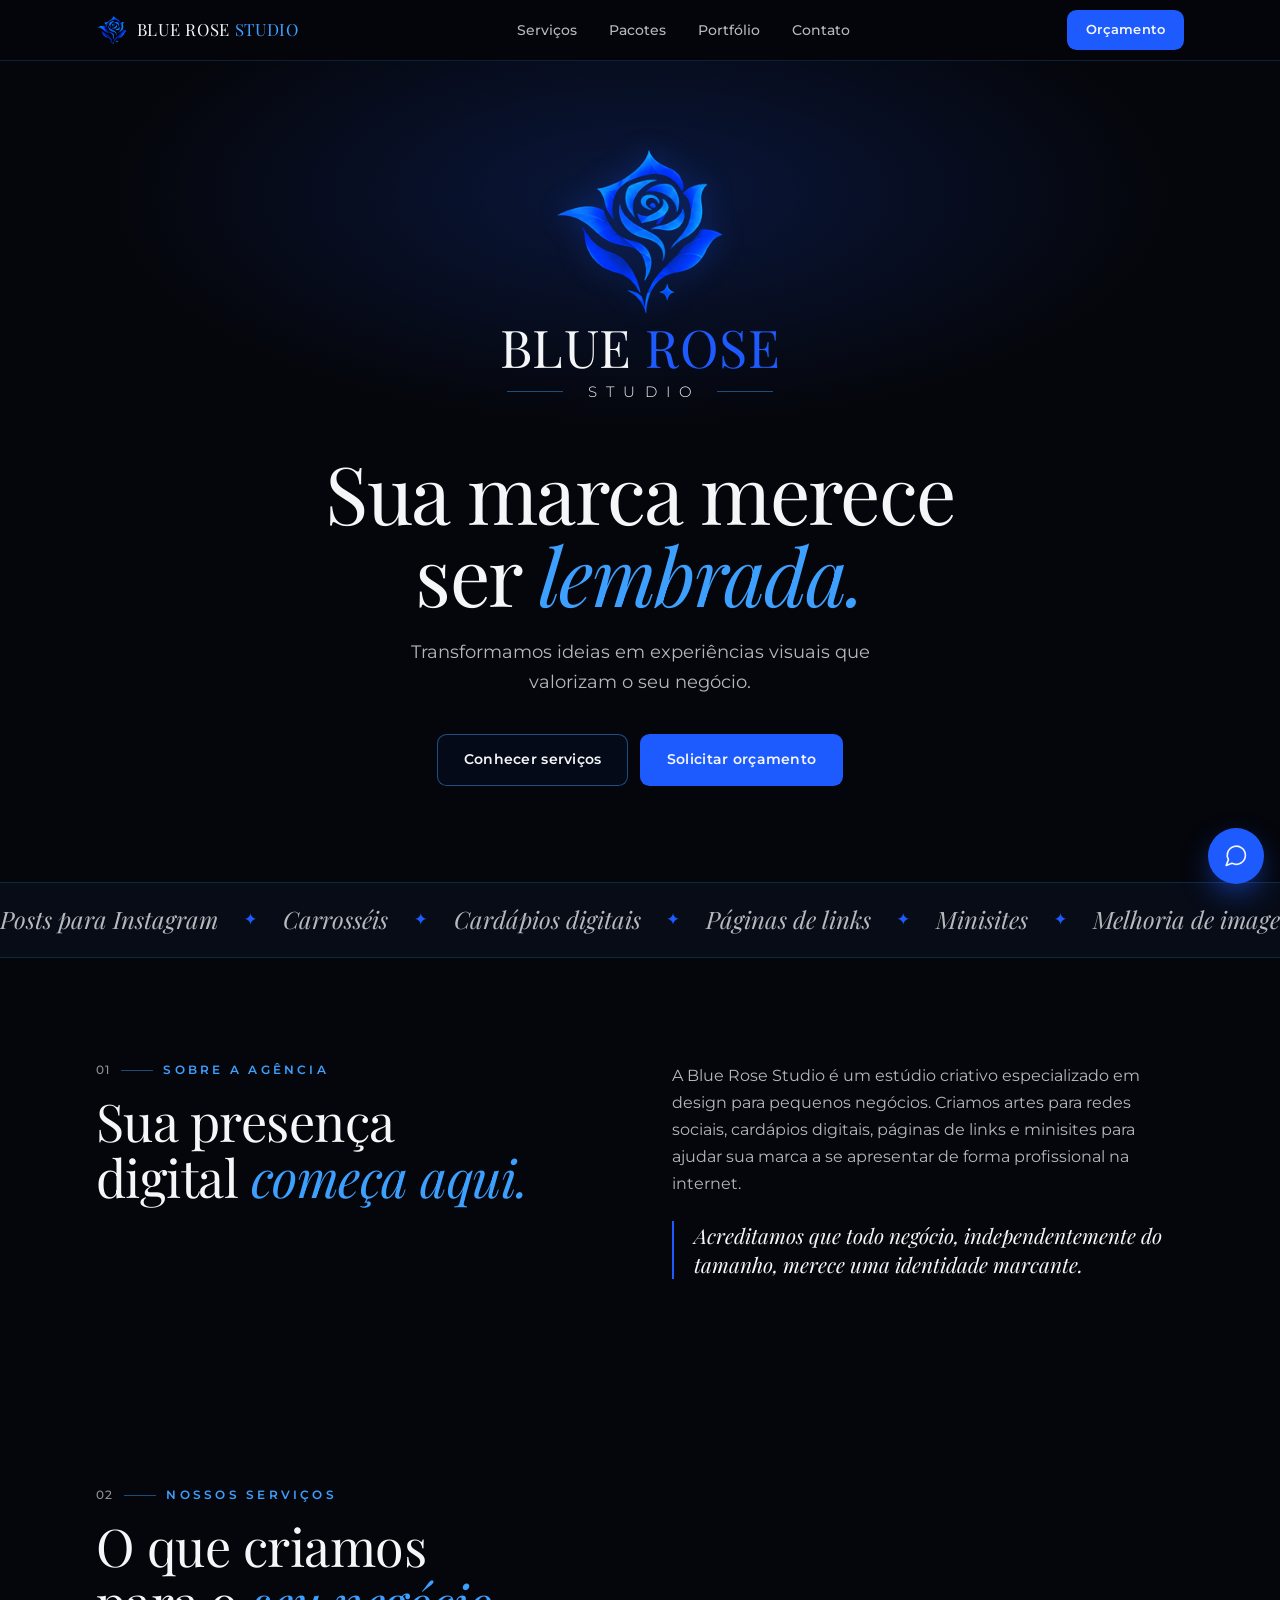
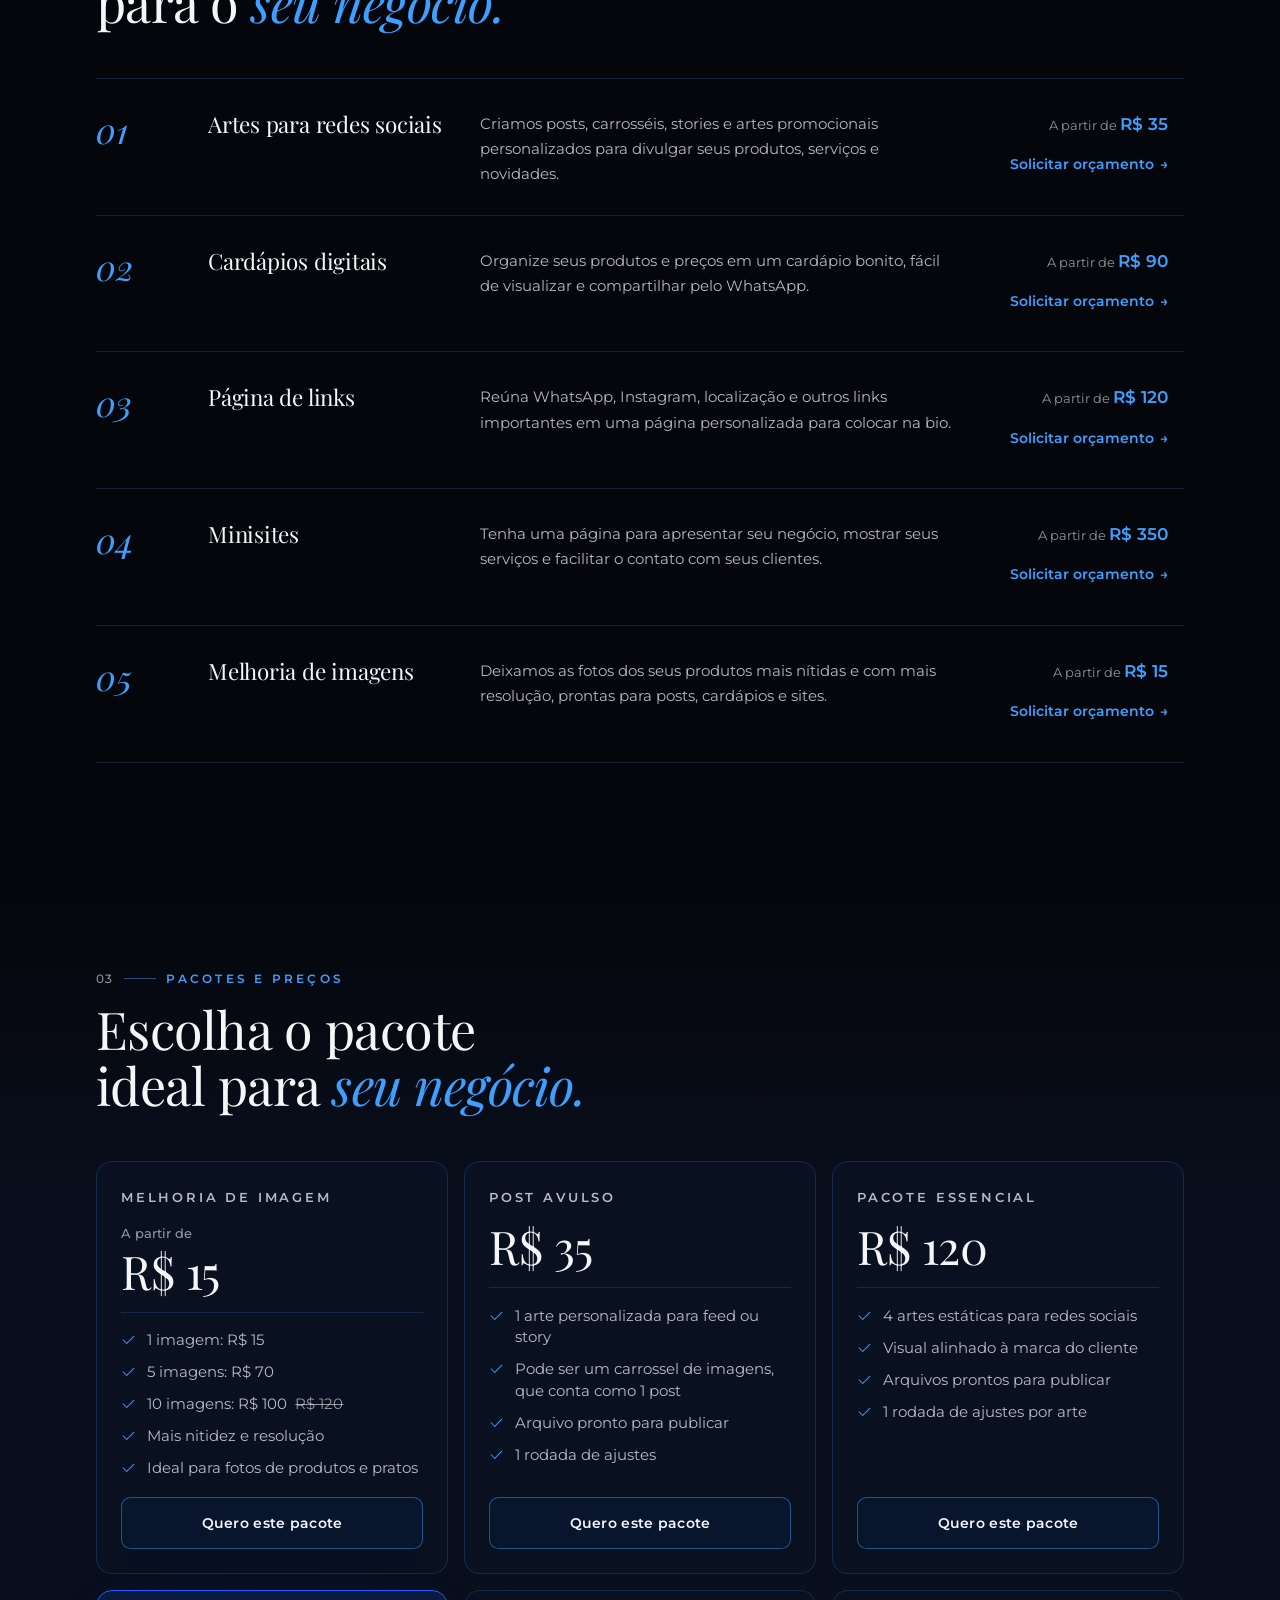
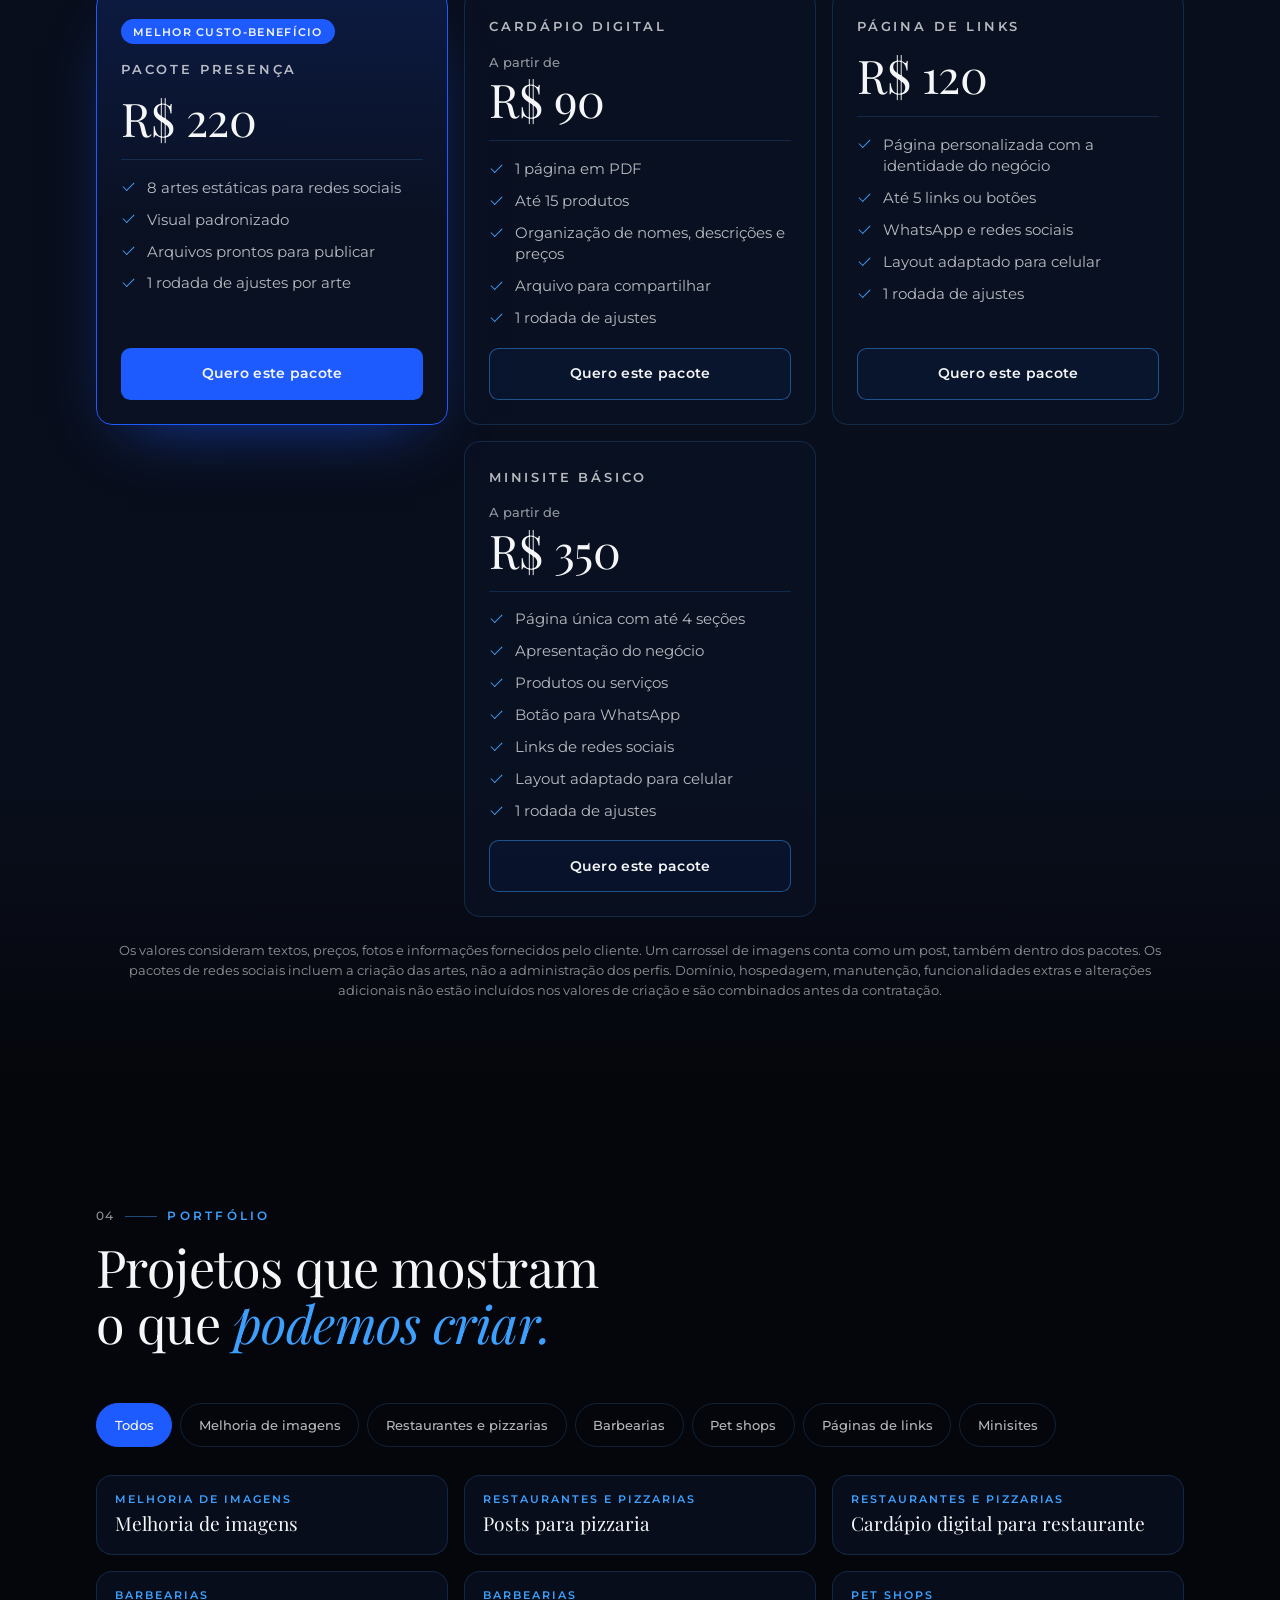
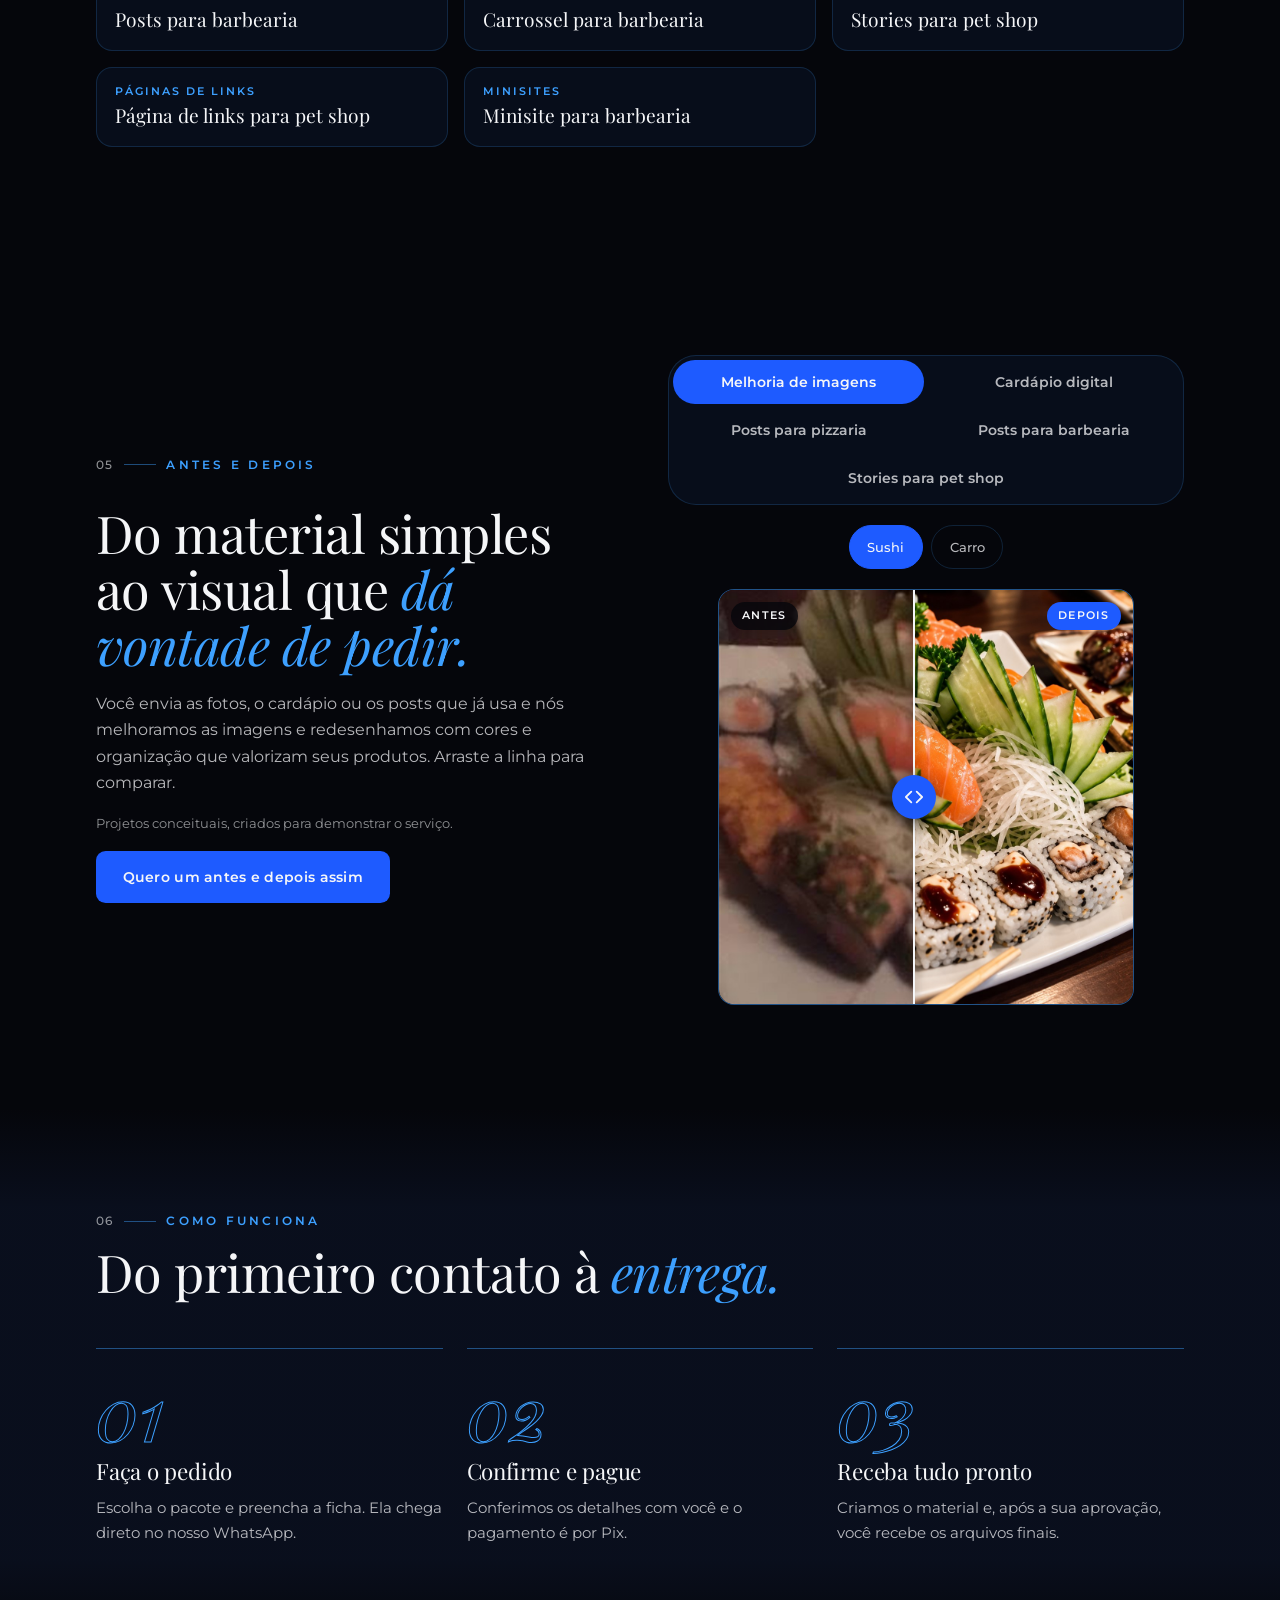
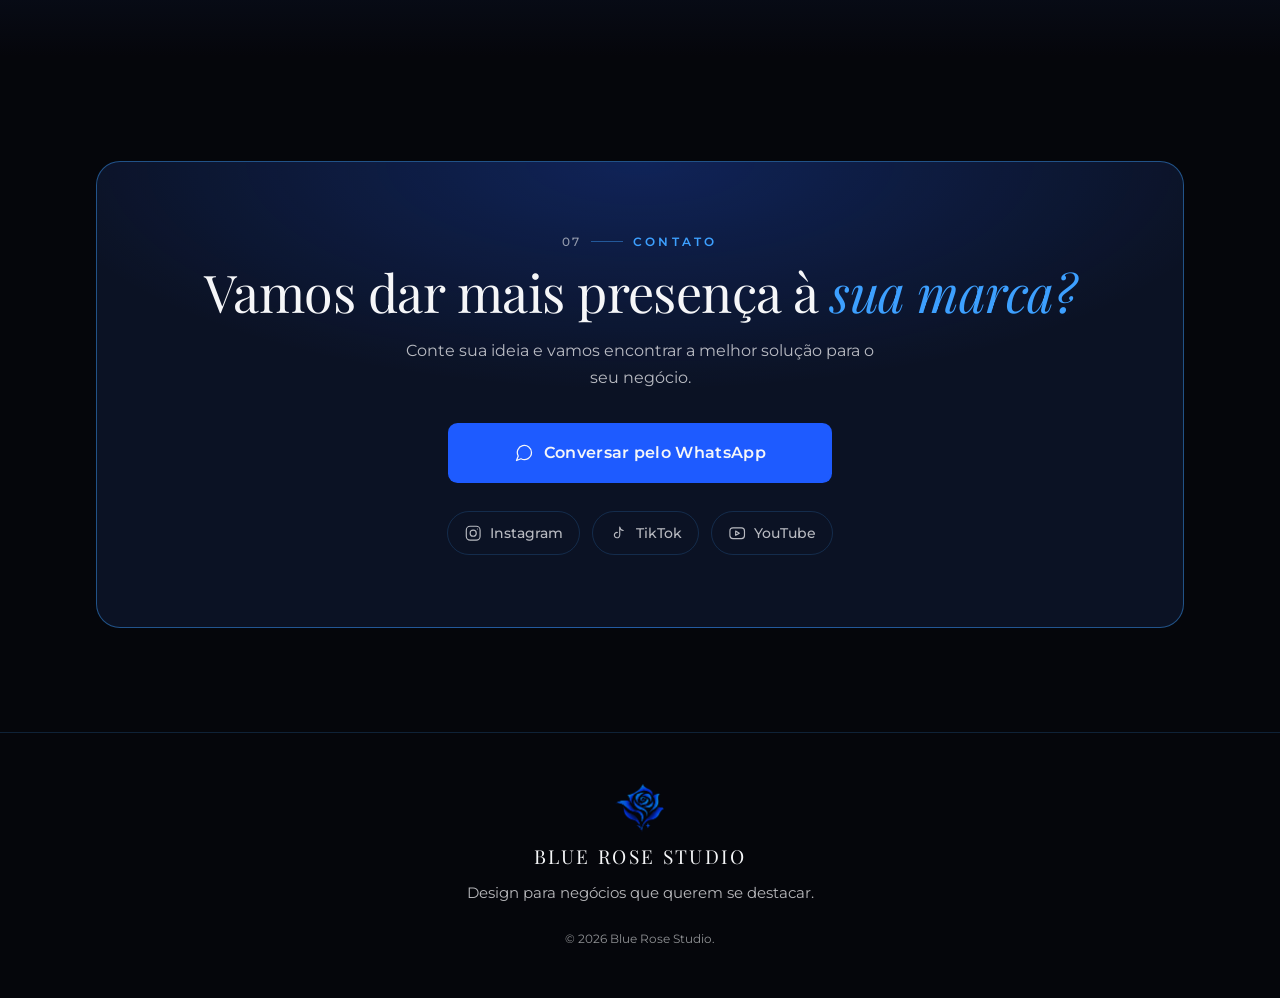
<file: index.html>
<!DOCTYPE html>
<html lang="pt-BR">
<head>
  <meta charset="UTF-8">
  <meta name="viewport" content="width=device-width, initial-scale=1.0">
  <title>Blue Rose Studio | Design para pequenos negócios</title>
  <meta name="description" content="Blue Rose Studio: estúdio criativo de design para pequenos negócios. Artes para redes sociais, cardápios digitais, páginas de links e minisites para sua marca se apresentar de forma profissional.">
  <meta property="og:title" content="Blue Rose Studio | Design para pequenos negócios">
  <meta property="og:description" content="Sua marca merece ser lembrada. Artes para redes sociais, cardápios digitais, páginas de links e minisites para pequenos negócios.">
  <meta property="og:type" content="website">
  <meta property="og:locale" content="pt_BR">
  <meta name="theme-color" content="#05060B">
  <link rel="icon" type="image/png" href="./assets/images/favicon.png">
  <link rel="preconnect" href="https://fonts.googleapis.com">
  <link rel="preconnect" href="https://fonts.gstatic.com" crossorigin>
  <link href="https://fonts.googleapis.com/css2?family=Montserrat:wght@300;400;500;600&family=Playfair+Display:wght@400;500&display=swap" rel="stylesheet">
  <link rel="stylesheet" href="./assets/css/styles.css?v=21">
  <script>document.documentElement.classList.add('js');</script>
</head>
<body>
  <a class="skip-link" href="#conteudo">Pular para o conteúdo</a>

  <header class="site-header">
    <div class="container site-header-inner">
      <a class="header-brand" href="#topo" aria-label="Blue Rose Studio, voltar ao topo">
        <img src="./assets/images/rose-symbol.png" alt="" width="420" height="420">
        <span>Blue Rose <em>Studio</em></span>
      </a>
      <nav class="header-nav" aria-label="Seções do site">
        <a href="#servicos">Serviços</a>
        <a href="#pacotes">Pacotes</a>
        <a href="#portfolio">Portfólio</a>
        <a href="#contato">Contato</a>
      </nav>
      <a class="btn btn-small btn-primary" href="#contato" data-whatsapp="Olá! Vim pelo site da Blue Rose Studio e gostaria de solicitar um orçamento.">Orçamento</a>
    </div>
  </header>

  <main id="conteudo">
    <!-- ===== CABEÇALHO ===== -->
    <section class="hero" id="topo">
      <div class="container hero-inner">
        <!-- A rosa desabrocha em camadas: miolo, pétalas de dentro, pétalas de fora e folhas -->
        <div class="brand-symbol">
          <span class="bloom-ring" aria-hidden="true"></span>
          <img class="bloom-layer bloom-1" src="./assets/images/rose-symbol.png" alt="" width="420" height="420" aria-hidden="true">
          <img class="bloom-layer bloom-2" src="./assets/images/rose-symbol.png" alt="" width="420" height="420" aria-hidden="true">
          <img class="bloom-layer bloom-3" src="./assets/images/rose-symbol.png" alt="" width="420" height="420" aria-hidden="true">
          <img class="bloom-layer bloom-4" src="./assets/images/rose-symbol.png" alt="" width="420" height="420" aria-hidden="true">
          <img class="bloom-full" src="./assets/images/rose-symbol.png" alt="Rosa azul, símbolo da Blue Rose Studio" width="420" height="420">
        </div>
        <p class="brand-wordmark reveal">
          <span class="brand-name">Blue <em>Rose</em></span>
          <span class="brand-studio">Studio</span>
        </p>
        <h1 class="hero-title reveal">Sua marca merece ser <em>lembrada.</em></h1>
        <p class="hero-text reveal">Transformamos ideias em experiências visuais que valorizam o seu negócio.</p>
        <div class="hero-actions reveal">
          <a class="btn btn-ghost" href="#pacotes">Conhecer serviços</a>
          <a class="btn btn-primary" href="#contato" data-whatsapp="Olá! Vim pelo site da Blue Rose Studio e gostaria de solicitar um orçamento.">Solicitar orçamento</a>
        </div>
      </div>
    </section>

    <!-- Faixa com os serviços correndo (repetida duas vezes para o movimento não ter emenda) -->
    <div class="marquee" aria-hidden="true">
      <div class="marquee-track">
        <span>Posts para Instagram</span><span>Carrosséis</span><span>Cardápios digitais</span><span>Páginas de links</span><span>Minisites</span><span>Melhoria de imagens</span>
        <span>Posts para Instagram</span><span>Carrosséis</span><span>Cardápios digitais</span><span>Páginas de links</span><span>Minisites</span><span>Melhoria de imagens</span>
      </div>
    </div>

    <!-- ===== SOBRE ===== -->
    <section class="section" id="sobre">
      <div class="container about">
        <div class="reveal">
          <p class="eyebrow"><span class="eyebrow-num">01</span>Sobre a agência</p>
          <h2>Sua presença digital <em>começa aqui.</em></h2>
        </div>
        <div class="about-text reveal">
          <p>A Blue Rose Studio é um estúdio criativo especializado em design para pequenos negócios. Criamos artes para redes sociais, cardápios digitais, páginas de links e minisites para ajudar sua marca a se apresentar de forma profissional na internet.</p>
          <p class="about-highlight">Acreditamos que todo negócio, independentemente do tamanho, merece uma identidade marcante.</p>
        </div>
      </div>
    </section>

    <!-- ===== SERVIÇOS ===== -->
    <section class="section" id="servicos">
      <div class="container">
        <div class="section-head reveal">
          <p class="eyebrow"><span class="eyebrow-num">02</span>Nossos serviços</p>
          <h2>O que criamos para o <em>seu negócio.</em></h2>
        </div>

        <div class="services-grid">
          <article class="card service-card reveal">
            <span class="icon-box" aria-hidden="true">
              <svg viewBox="0 0 24 24"><rect x="3" y="3" width="18" height="18" rx="3"/><circle cx="8.5" cy="8.5" r="1.5"/><path d="M21 15l-5-5L5 21"/></svg>
            </span>
            <h3>Artes para redes sociais</h3>
            <p>Criamos posts, carrosséis, stories e artes promocionais personalizados para divulgar seus produtos, serviços e novidades.</p>
            <p class="service-price">A partir de <strong>R$ 35</strong></p>
            <a class="text-link" href="#contato" data-whatsapp="Olá! Gostaria de solicitar um orçamento de Artes para redes sociais.">Solicitar orçamento <span aria-hidden="true">→</span></a>
          </article>

          <article class="card service-card reveal">
            <span class="icon-box" aria-hidden="true">
              <svg viewBox="0 0 24 24"><path d="M12 8v13M3 5h6a3 3 0 0 1 3 3 3 3 0 0 1 3-3h6v13h-6a3 3 0 0 0-3 3 3 3 0 0 0-3-3H3z"/></svg>
            </span>
            <h3>Cardápios digitais</h3>
            <p>Organize seus produtos e preços em um cardápio bonito, fácil de visualizar e compartilhar pelo WhatsApp.</p>
            <p class="service-price">A partir de <strong>R$ 90</strong></p>
            <a class="text-link" href="#contato" data-whatsapp="Olá! Gostaria de solicitar um orçamento de Cardápio Digital.">Solicitar orçamento <span aria-hidden="true">→</span></a>
          </article>

          <article class="card service-card reveal">
            <span class="icon-box" aria-hidden="true">
              <svg viewBox="0 0 24 24"><path d="M10 14a4 4 0 0 0 5.7 0l3-3a4 4 0 0 0-5.700-5.700l-1 1M14 10a4 4 0 0 0-5.700 0l-3 3a4 4 0 0 0 5.700 5.700l1-1"/></svg>
            </span>
            <h3>Página de links</h3>
            <p>Reúna WhatsApp, Instagram, localização e outros links importantes em uma página personalizada para colocar na bio.</p>
            <p class="service-price">A partir de <strong>R$ 120</strong></p>
            <a class="text-link" href="#contato" data-whatsapp="Olá! Gostaria de solicitar um orçamento de Página de Links.">Solicitar orçamento <span aria-hidden="true">→</span></a>
          </article>

          <article class="card service-card reveal">
            <span class="icon-box" aria-hidden="true">
              <svg viewBox="0 0 24 24"><rect x="3" y="4" width="18" height="16" rx="2"/><path d="M3 9h18M7 6.5h.01M10 6.5h.01"/></svg>
            </span>
            <h3>Minisites</h3>
            <p>Tenha uma página para apresentar seu negócio, mostrar seus serviços e facilitar o contato com seus clientes.</p>
            <p class="service-price">A partir de <strong>R$ 350</strong></p>
            <a class="text-link" href="#contato" data-whatsapp="Olá! Gostaria de solicitar um orçamento de Minisite.">Solicitar orçamento <span aria-hidden="true">→</span></a>
          </article>

          <article class="card service-card reveal">
            <span class="icon-box" aria-hidden="true">
              <svg viewBox="0 0 24 24"><rect x="3" y="3" width="18" height="18" rx="3"/><path d="M3 16l5-5 4 4M14 13l2-2 5 5"/><path d="M15.5 3.5v4M13.5 5.5h4"/></svg>
            </span>
            <h3>Melhoria de imagens</h3>
            <p>Deixamos as fotos dos seus produtos mais nítidas e com mais resolução, prontas para posts, cardápios e sites.</p>
            <p class="service-price">A partir de <strong>R$ 15</strong></p>
            <a class="text-link" href="#contato" data-whatsapp="Olá! Gostaria de solicitar um orçamento de Melhoria de imagens.">Solicitar orçamento <span aria-hidden="true">→</span></a>
          </article>
        </div>
      </div>
    </section>

    <!-- ===== PACOTES E PREÇOS =====
         Para alterar um pacote, edite o nome, o preço e a lista do card,
         e também a mensagem em data-whatsapp do botão. -->
    <section class="section section-tinted" id="pacotes">
      <div class="container">
        <div class="section-head reveal">
          <p class="eyebrow"><span class="eyebrow-num">03</span>Pacotes e preços</p>
          <h2>Escolha o pacote ideal para <em>seu negócio.</em></h2>
        </div>

        <div class="pricing-grid">
          <article class="card price-card reveal">
            <h3>Melhoria de Imagem</h3>
            <p class="price"><span class="price-prefix">A partir de</span><span class="price-value">R$ 15</span></p>
            <ul class="check-list">
              <li>1 imagem: R$ 15</li>
              <li>5 imagens: R$ 70</li>
              <li>10 imagens: R$ 100 <s class="price-old">R$ 120</s></li>
              <li>Mais nitidez e resolução</li>
              <li>Ideal para fotos de produtos e pratos</li>
            </ul>
            <a class="btn btn-ghost" href="#contato" data-pedido="imagem">Quero este pacote</a>
          </article>

          <article class="card price-card reveal">
            <h3>Post Avulso</h3>
            <p class="price"><span class="price-value">R$ 35</span></p>
            <ul class="check-list">
              <li>1 arte personalizada para feed ou story</li>
              <li>Pode ser um carrossel de imagens, que conta como 1 post</li>
              <li>Arquivo pronto para publicar</li>
              <li>1 rodada de ajustes</li>
            </ul>
            <a class="btn btn-ghost" href="#contato" data-pedido="avulso">Quero este pacote</a>
          </article>

          <article class="card price-card reveal">
            <h3>Pacote Essencial</h3>
            <p class="price"><span class="price-value">R$ 120</span></p>
            <ul class="check-list">
              <li>4 artes estáticas para redes sociais</li>
              <li>Visual alinhado à marca do cliente</li>
              <li>Arquivos prontos para publicar</li>
              <li>1 rodada de ajustes por arte</li>
            </ul>
            <a class="btn btn-ghost" href="#contato" data-pedido="essencial">Quero este pacote</a>
          </article>

          <article class="card price-card is-featured reveal">
            <p class="price-flag">Melhor custo-benefício</p>
            <h3>Pacote Presença</h3>
            <p class="price"><span class="price-value">R$ 220</span></p>
            <ul class="check-list">
              <li>8 artes estáticas para redes sociais</li>
              <li>Visual padronizado</li>
              <li>Arquivos prontos para publicar</li>
              <li>1 rodada de ajustes por arte</li>
            </ul>
            <a class="btn btn-primary" href="#contato" data-pedido="presenca">Quero este pacote</a>
          </article>

          <article class="card price-card reveal">
            <h3>Cardápio Digital</h3>
            <p class="price"><span class="price-prefix">A partir de</span><span class="price-value">R$ 90</span></p>
            <ul class="check-list">
              <li>1 página em PDF</li>
              <li>Até 15 produtos</li>
              <li>Organização de nomes, descrições e preços</li>
              <li>Arquivo para compartilhar</li>
              <li>1 rodada de ajustes</li>
            </ul>
            <a class="btn btn-ghost" href="#contato" data-pedido="cardapio">Quero este pacote</a>
          </article>

          <article class="card price-card reveal">
            <h3>Página de Links</h3>
            <p class="price"><span class="price-value">R$ 120</span></p>
            <ul class="check-list">
              <li>Página personalizada com a identidade do negócio</li>
              <li>Até 5 links ou botões</li>
              <li>WhatsApp e redes sociais</li>
              <li>Layout adaptado para celular</li>
              <li>1 rodada de ajustes</li>
            </ul>
            <a class="btn btn-ghost" href="#contato" data-pedido="links">Quero este pacote</a>
          </article>

          <article class="card price-card reveal">
            <h3>Minisite Básico</h3>
            <p class="price"><span class="price-prefix">A partir de</span><span class="price-value">R$ 350</span></p>
            <ul class="check-list">
              <li>Página única com até 4 seções</li>
              <li>Apresentação do negócio</li>
              <li>Produtos ou serviços</li>
              <li>Botão para WhatsApp</li>
              <li>Links de redes sociais</li>
              <li>Layout adaptado para celular</li>
              <li>1 rodada de ajustes</li>
            </ul>
            <a class="btn btn-ghost" href="#contato" data-pedido="minisite">Quero este pacote</a>
          </article>
        </div>

        <p class="fine-print reveal">Os valores consideram textos, preços, fotos e informações fornecidos pelo cliente. Um carrossel de imagens conta como um post, também dentro dos pacotes. Os pacotes de redes sociais incluem a criação das artes, não a administração dos perfis. Domínio, hospedagem, manutenção, funcionalidades extras e alterações adicionais não estão incluídos nos valores de criação e são combinados antes da contratação.</p>
      </div>
    </section>

    <!-- ===== PORTFÓLIO =====
         Os projetos ficam na lista PROJETOS, no início de assets/js/script.js.
         Os contatos ficam em assets/js/config.js. -->
    <section class="section" id="portfolio">
      <div class="container">
        <div class="section-head reveal">
          <p class="eyebrow"><span class="eyebrow-num">04</span>Portfólio</p>
          <h2>Projetos que mostram o que <em>podemos criar.</em></h2>
        </div>

        <div class="filter-bar reveal" id="portfolio-filtros" role="group" aria-label="Filtrar projetos por categoria"></div>
        <div class="portfolio-grid" id="portfolio-grade" aria-live="polite"></div>
        <noscript><p class="fine-print">Ative o JavaScript do navegador para ver a galeria de projetos.</p></noscript>
      </div>
    </section>

    <!-- ===== ANTES E DEPOIS =====
         As páginas comparadas ficam na lista COMPARACOES, em assets/js/script.js. -->
    <section class="section" id="antes-depois">
      <div class="container compare">
        <div class="compare-text reveal">
          <p class="eyebrow"><span class="eyebrow-num">05</span>Antes e depois</p>
          <h2>Do material simples ao visual que <em>dá vontade de pedir.</em></h2>
          <p>Você envia as fotos, o cardápio ou os posts que já usa e nós melhoramos as imagens e redesenhamos com cores e organização que valorizam seus produtos. Arraste a linha para comparar.</p>
          <p class="fine-print">Projetos conceituais, criados para demonstrar o serviço.</p>
          <a class="btn btn-primary" href="#contato" data-whatsapp="Olá! Vi o antes e depois no site e quero melhorar o visual do meu negócio.">Quero um antes e depois assim</a>
        </div>

        <div class="compare-stage reveal">
          <div class="compare-tabs" id="comparar-grupos" role="group" aria-label="Escolher o trabalho"></div>
          <div class="filter-bar" id="comparar-paginas" role="group" aria-label="Escolher a imagem"></div>
          <div class="compare-frame" id="comparar">
            <img class="compare-after" id="comparar-depois" alt="" loading="lazy" width="1080" height="1440">
            <img class="compare-before" id="comparar-antes" alt="" loading="lazy" width="1080" height="1440">
            <span class="compare-tag compare-tag-before">Antes</span>
            <span class="compare-tag compare-tag-after">Depois</span>
            <span class="compare-handle" aria-hidden="true">
              <svg viewBox="0 0 24 24"><path d="M9 6l-6 6 6 6M15 6l6 6-6 6"/></svg>
            </span>
            <input class="compare-range" id="comparar-controle" type="range" min="0" max="100" value="50" aria-label="Arraste para comparar o antes e o depois">
          </div>
        </div>
      </div>
    </section>

    <!-- ===== COMO FUNCIONA ===== -->
    <section class="section section-tinted" id="como-funciona">
      <div class="container">
        <div class="section-head reveal">
          <p class="eyebrow"><span class="eyebrow-num">06</span>Como funciona</p>
          <h2>Do primeiro contato à <em>entrega.</em></h2>
        </div>

        <ol class="steps">
          <li class="step reveal">
            <span class="step-number">01</span>
            <h3>Faça o pedido</h3>
            <p>Escolha o pacote e preencha a ficha. Ela chega direto no nosso WhatsApp.</p>
          </li>
          <li class="step reveal">
            <span class="step-number">02</span>
            <h3>Confirme e pague</h3>
            <p>Conferimos os detalhes com você e o pagamento é por Pix.</p>
          </li>
          <li class="step reveal">
            <span class="step-number">03</span>
            <h3>Receba tudo pronto</h3>
            <p>Criamos o material e, após a sua aprovação, você recebe os arquivos finais.</p>
          </li>
        </ol>
      </div>
    </section>

    <!-- ===== CONTATO ===== -->
    <section class="section" id="contato">
      <div class="container">
        <div class="contact-panel reveal">
          <p class="eyebrow"><span class="eyebrow-num">07</span>Contato</p>
          <h2>Vamos dar mais presença à <em>sua marca?</em></h2>
          <p class="contact-text">Conte sua ideia e vamos encontrar a melhor solução para o seu negócio.</p>
          <a class="btn btn-primary btn-large" href="#contato" data-whatsapp="Olá! Vim pelo site da Blue Rose Studio e quero dar mais presença à minha marca.">
            <svg viewBox="0 0 24 24" aria-hidden="true"><path d="M21 11.5a8.5 8.5 0 0 1-12.6 7.4L3 21l2.1-5.4A8.5 8.5 0 1 1 21 11.5z"/></svg>
            Conversar pelo WhatsApp
          </a>

          <ul class="social-list">
            <li>
              <a href="#contato" data-link="instagram">
                <svg viewBox="0 0 24 24" aria-hidden="true"><rect x="3" y="3" width="18" height="18" rx="5"/><circle cx="12" cy="12" r="4"/><path d="M17.5 6.5h.01"/></svg>
                Instagram
              </a>
            </li>
            <li>
              <a href="#contato" data-link="tiktok">
                <svg viewBox="0 0 24 24" aria-hidden="true"><path d="M14 4v10.5a3.5 3.5 0 1 1-3-3.46M14 4c.5 2.5 2 4 4.5 4.5"/></svg>
                TikTok
              </a>
            </li>
            <li>
              <a href="#contato" data-link="youtube">
                <svg viewBox="0 0 24 24"><rect x="2.5" y="5" width="19" height="14" rx="4"/><path d="M10 9.2v5.6l4.8-2.8z"/></svg>
                YouTube
              </a>
            </li>
            <li>
              <a href="#contato" data-link="email">
                <svg viewBox="0 0 24 24" aria-hidden="true"><rect x="3" y="5" width="18" height="14" rx="2"/><path d="M3 7l9 6 9-6"/></svg>
                E-mail
              </a>
            </li>
          </ul>
        </div>
      </div>
    </section>
  </main>

  <footer class="site-footer">
    <div class="container site-footer-inner">
      <img src="./assets/images/rose-symbol.png" alt="" width="420" height="420" loading="lazy">
      <p class="footer-name">Blue Rose Studio</p>
      <p class="footer-tagline">Design para negócios que querem se destacar.</p>
      <p class="footer-copy">© 2026 Blue Rose Studio.</p>
    </div>
  </footer>

  <a class="whatsapp-fab" href="#contato" data-whatsapp="Olá! Vim pelo site da Blue Rose Studio e gostaria de solicitar um orçamento." aria-label="Conversar pelo WhatsApp">
    <svg viewBox="0 0 24 24" aria-hidden="true"><path d="M21 11.5a8.5 8.5 0 0 1-12.6 7.4L3 21l2.1-5.4A8.5 8.5 0 1 1 21 11.5z"/></svg>
  </a>

  <!-- Janela de detalhes do projeto -->
  <dialog class="project-dialog" id="projeto-dialogo" aria-labelledby="projeto-titulo">
    <button class="dialog-close" type="button" id="projeto-fechar" aria-label="Fechar detalhes do projeto">
      <svg viewBox="0 0 24 24" aria-hidden="true"><path d="M6 6l12 12M18 6L6 18"/></svg>
    </button>
    <div class="dialog-media" id="projeto-midia"></div>
    <div class="dialog-body">
      <p class="eyebrow" id="projeto-categoria"></p>
      <h3 id="projeto-titulo"></h3>
      <p id="projeto-descricao"></p>
      <a class="btn btn-ghost" id="projeto-link" href="#portfolio" hidden>Abrir o site</a>
      <a class="btn btn-primary" id="projeto-cta" href="#contato">Quero um projeto assim</a>
    </div>
  </dialog>

  <!-- Ficha do pedido: os pacotes ficam na lista PACOTES, em assets/js/script.js.
       Cada grupo de perguntas abaixo (data-tipo) aparece só para o tipo de pacote dele. -->
  <dialog class="project-dialog order-dialog" id="pedido-dialogo" aria-labelledby="pedido-titulo">
    <button class="dialog-close" type="button" id="pedido-fechar" aria-label="Fechar a ficha do pedido">
      <svg viewBox="0 0 24 24" aria-hidden="true"><path d="M6 6l12 12M18 6L6 18"/></svg>
    </button>
    <div class="dialog-body">
      <p class="eyebrow">Ficha do pedido</p>
      <h3 id="pedido-titulo">Seu pedido</h3>
      <p class="order-price" id="pedido-preco"></p>

      <form class="order-form" id="pedido-ficha" novalidate>
        <div class="field">
          <label for="pedido-pacote">Pacote</label>
          <select id="pedido-pacote" name="pacote" data-rotulo="Pacote"></select>
        </div>

        <div class="field">
          <label for="pedido-nome">Seu nome</label>
          <input id="pedido-nome" name="nome" data-rotulo="Nome" autocomplete="name" required>
        </div>
        <div class="field">
          <label for="pedido-negocio">Nome do negócio</label>
          <input id="pedido-negocio" name="negocio" data-rotulo="Negócio" autocomplete="organization" required>
        </div>
        <div class="field">
          <label for="pedido-ramo">Ramo do negócio</label>
          <input id="pedido-ramo" name="ramo" data-rotulo="Ramo" placeholder="Pizzaria, barbearia, salão, loja..." required>
        </div>
        <div class="field">
          <label for="pedido-instagram">Instagram do negócio <span class="field-optional">(opcional)</span></label>
          <input id="pedido-instagram" name="instagram" data-rotulo="Instagram" placeholder="@seunegocio" autocapitalize="off">
        </div>

        <fieldset class="order-group" data-tipo="artes">
          <div class="field">
            <label for="pedido-formato">Formato das artes</label>
            <select id="pedido-formato" name="formato" data-rotulo="Formato">
              <option>Post para o feed</option>
              <option>Story</option>
              <option>Carrossel (várias imagens no mesmo post)</option>
              <option>Misturado</option>
            </select>
          </div>
          <div class="field">
            <label for="pedido-divulgar">O que as artes devem divulgar?</label>
            <textarea id="pedido-divulgar" name="divulgar" data-rotulo="O que divulgar" placeholder="Ex.: promoção de terça, rodízio a R$ 39,90, horário de funcionamento..." required></textarea>
          </div>
        </fieldset>

        <fieldset class="order-group" data-tipo="cardapio">
          <div class="field">
            <label for="pedido-produtos">Quantos produtos?</label>
            <select id="pedido-produtos" name="produtos" data-rotulo="Produtos">
              <option>Até 15</option>
              <option>De 16 a 30</option>
              <option>Mais de 30</option>
            </select>
          </div>
          <div class="field">
            <label for="pedido-itens">Itens e preços <span class="field-optional">(opcional)</span></label>
            <textarea id="pedido-itens" name="itens" data-rotulo="Itens e preços" placeholder="Pode escrever aqui ou mandar uma foto do cardápio atual no WhatsApp."></textarea>
          </div>
        </fieldset>

        <fieldset class="order-group" data-tipo="links">
          <div class="field">
            <label for="pedido-botoes">Quais links e botões a página deve ter?</label>
            <textarea id="pedido-botoes" name="botoes" data-rotulo="Links e botões" placeholder="Ex.: WhatsApp, Instagram, iFood, localização, cardápio..." required></textarea>
          </div>
        </fieldset>

        <fieldset class="order-group" data-tipo="minisite">
          <div class="field">
            <label for="pedido-secoes">O que o site precisa mostrar?</label>
            <textarea id="pedido-secoes" name="secoes" data-rotulo="O que mostrar" placeholder="Ex.: apresentação, serviços e preços, fotos, horários, endereço..." required></textarea>
          </div>
          <div class="field">
            <label for="pedido-dominio">Já tem um endereço próprio (domínio)?</label>
            <select id="pedido-dominio" name="dominio" data-rotulo="Domínio">
              <option>Não</option>
              <option>Sim</option>
              <option>Não sei</option>
            </select>
          </div>
        </fieldset>

        <fieldset class="order-group" data-tipo="imagem">
          <div class="field">
            <label for="pedido-quantidade">Quantas imagens?</label>
            <select id="pedido-quantidade" name="quantidade" data-rotulo="Quantidade">
              <option>1 imagem (R$ 15)</option>
              <option>5 imagens (R$ 70)</option>
              <option>10 imagens (R$ 100)</option>
            </select>
          </div>
          <div class="field">
            <label for="pedido-uso">O que as fotos mostram e onde vão usar? <span class="field-optional">(opcional)</span></label>
            <textarea id="pedido-uso" name="uso" data-rotulo="Fotos e uso" placeholder="Ex.: fotos dos pratos para o cardápio e o Instagram."></textarea>
          </div>
        </fieldset>

        <fieldset class="order-group" data-tipo="artes cardapio links minisite">
          <div class="field">
            <label for="pedido-estilo">Cores ou estilo que você gosta <span class="field-optional">(opcional)</span></label>
            <input id="pedido-estilo" name="estilo" data-rotulo="Cores e estilo" placeholder="Ex.: preto e dourado, algo mais clássico...">
          </div>
          <div class="field">
            <span class="field-label" id="pedido-logo-rotulo">Já tem logotipo?</span>
            <div class="choice-row" role="radiogroup" aria-labelledby="pedido-logo-rotulo">
              <label class="choice"><input type="radio" name="logo" value="Sim" data-rotulo="Tem logotipo" checked> Sim</label>
              <label class="choice"><input type="radio" name="logo" value="Não" data-rotulo="Tem logotipo"> Não</label>
            </div>
          </div>
        </fieldset>

        <div class="field">
          <label for="pedido-obs">Observações <span class="field-optional">(opcional)</span></label>
          <textarea id="pedido-obs" name="obs" data-rotulo="Observações" placeholder="Prazo, referências, qualquer detalhe que ajude."></textarea>
        </div>

        <p class="fine-print">Ao enviar, o WhatsApp abre com o seu pedido já escrito. Fotos e logotipo você manda por lá. Depois de conferirmos os detalhes, o pagamento é por Pix.</p>
        <p class="order-error" id="pedido-erro" role="alert" hidden>Preencha os campos marcados para enviar.</p>
        <button class="btn btn-primary btn-large" type="submit">
          <svg viewBox="0 0 24 24" aria-hidden="true"><path d="M21 11.5a8.5 8.5 0 0 1-12.6 7.4L3 21l2.1-5.4A8.5 8.5 0 1 1 21 11.5z"/></svg>
          Enviar pedido pelo WhatsApp
        </button>
      </form>
    </div>
  </dialog>

  <script src="./assets/js/config.js?v=20"></script>
  <script src="./assets/js/links.js?v=19"></script>
  <script src="./assets/js/script.js?v=25"></script>
</body>
</html>
</file>
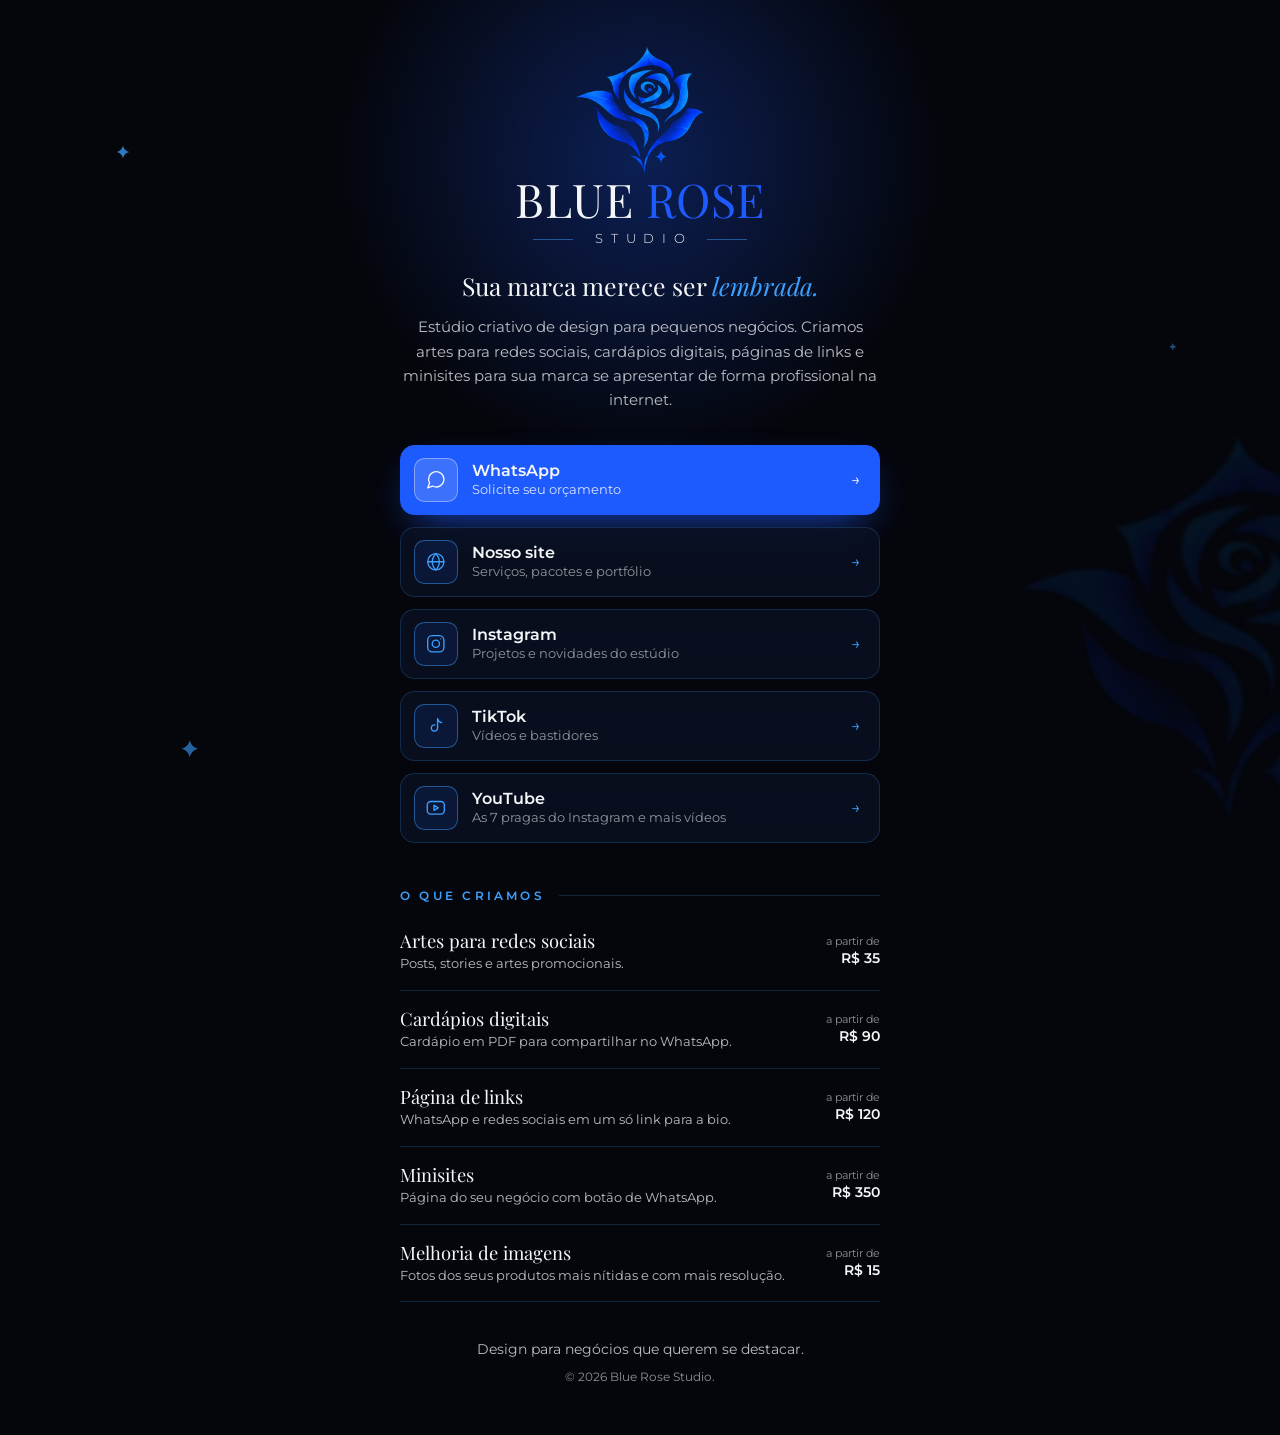
<file: bio.html>
<!DOCTYPE html>
<html lang="pt-BR">
<head>
  <meta charset="UTF-8">
  <meta name="viewport" content="width=device-width, initial-scale=1.0">
  <title>Blue Rose Studio | Links</title>
  <meta name="description" content="Blue Rose Studio: design para pequenos negócios. Acesse nosso site, WhatsApp, Instagram e TikTok.">
  <meta property="og:title" content="Blue Rose Studio | Links">
  <meta property="og:description" content="Design para pequenos negócios. Site, WhatsApp, Instagram e TikTok.">
  <meta property="og:type" content="website">
  <meta name="theme-color" content="#05060B">
  <link rel="icon" type="image/png" href="./assets/images/favicon.png">
  <link rel="preconnect" href="https://fonts.googleapis.com">
  <link rel="preconnect" href="https://fonts.gstatic.com" crossorigin>
  <link href="https://fonts.googleapis.com/css2?family=Montserrat:wght@300;400;500;600&family=Playfair+Display:ital,wght@0,400;1,400&display=swap" rel="stylesheet">
  <link rel="stylesheet" href="./assets/css/bio.css?v=19">
</head>
<body>
  <!-- Camadas de fundo do efeito parallax (data-parallax = velocidade) -->
  <div class="scene" aria-hidden="true">
    <div class="scene-glow" data-parallax="-0.12"></div>
    <img class="scene-rose" data-parallax="-0.3" src="./assets/images/rose-symbol.png" alt="">
    <svg class="spark spark-1" data-parallax="-0.5" viewBox="0 0 24 24"><path d="M12 2c.6 5.2 4.8 9.4 10 10-5.2.6-9.4 4.8-10 10-.6-5.2-4.8-9.4-10-10 5.2-.6 9.4-4.8 10-10z"/></svg>
    <svg class="spark spark-2" data-parallax="-0.2" viewBox="0 0 24 24"><path d="M12 2c.6 5.2 4.8 9.4 10 10-5.2.6-9.4 4.8-10 10-.6-5.2-4.8-9.4-10-10 5.2-.6 9.4-4.8 10-10z"/></svg>
    <svg class="spark spark-3" data-parallax="-0.7" viewBox="0 0 24 24"><path d="M12 2c.6 5.2 4.8 9.4 10 10-5.2.6-9.4 4.8-10 10-.6-5.2-4.8-9.4-10-10 5.2-.6 9.4-4.8 10-10z"/></svg>
    <svg class="spark spark-4" data-parallax="-0.35" viewBox="0 0 24 24"><path d="M12 2c.6 5.2 4.8 9.4 10 10-5.2.6-9.4 4.8-10 10-.6-5.2-4.8-9.4-10-10 5.2-.6 9.4-4.8 10-10z"/></svg>
  </div>

  <main class="bio">
    <header class="bio-header">
      <div class="bio-symbol enter" data-parallax="0.14">
        <img src="./assets/images/rose-symbol.png" alt="Rosa azul, símbolo da Blue Rose Studio" width="420" height="420">
      </div>
      <h1 class="bio-wordmark enter">
        <span class="bio-name">Blue <em>Rose</em></span>
        <span class="bio-studio">Studio</span>
      </h1>
      <p class="bio-tagline enter">Sua marca merece ser <em>lembrada.</em></p>
      <p class="bio-about enter">Estúdio criativo de design para pequenos negócios. Criamos artes para redes sociais, cardápios digitais, páginas de links e minisites para sua marca se apresentar de forma profissional na internet.</p>
    </header>

    <!-- ===== LINKS ===== os endereços vêm de assets/js/config.js -->
    <nav class="bio-links" aria-label="Links da Blue Rose Studio">
      <a class="bio-link is-primary enter" href="#" data-whatsapp="Olá! Vim pelo link da bio da Blue Rose Studio e gostaria de solicitar um orçamento.">
        <span class="bio-link-icon" aria-hidden="true">
          <svg viewBox="0 0 24 24"><path d="M21 11.5a8.5 8.5 0 0 1-12.6 7.4L3 21l2.1-5.4A8.5 8.5 0 1 1 21 11.5z"/></svg>
        </span>
        <span class="bio-link-text">
          <strong>WhatsApp</strong>
          <small>Solicite seu orçamento</small>
        </span>
        <span class="bio-link-arrow" aria-hidden="true">→</span>
      </a>

      <a class="bio-link enter" href="./index.html" data-link="site">
        <span class="bio-link-icon" aria-hidden="true">
          <svg viewBox="0 0 24 24"><circle cx="12" cy="12" r="9"/><path d="M3 12h18M12 3c2.6 2.5 3.9 5.5 3.9 9s-1.3 6.500-3.900 9c-2.600-2.500-3.900-5.500-3.900-9S9.400 5.500 12 3z"/></svg>
        </span>
        <span class="bio-link-text">
          <strong>Nosso site</strong>
          <small>Serviços, pacotes e portfólio</small>
        </span>
        <span class="bio-link-arrow" aria-hidden="true">→</span>
      </a>

      <a class="bio-link enter" href="#" data-link="instagram">
        <span class="bio-link-icon" aria-hidden="true">
          <svg viewBox="0 0 24 24"><rect x="3" y="3" width="18" height="18" rx="5"/><circle cx="12" cy="12" r="4"/><path d="M17.5 6.5h.01"/></svg>
        </span>
        <span class="bio-link-text">
          <strong>Instagram</strong>
          <small>Projetos e novidades do estúdio</small>
        </span>
        <span class="bio-link-arrow" aria-hidden="true">→</span>
      </a>

      <a class="bio-link enter" href="#" data-link="tiktok">
        <span class="bio-link-icon" aria-hidden="true">
          <svg viewBox="0 0 24 24"><path d="M14 4v10.500a3.500 3.500 0 1 1-3-3.460M14 4c.5 2.500 2 4 4.500 4.500"/></svg>
        </span>
        <span class="bio-link-text">
          <strong>TikTok</strong>
          <small>Vídeos e bastidores</small>
        </span>
        <span class="bio-link-arrow" aria-hidden="true">→</span>
      </a>

      <a class="bio-link enter" href="#" data-link="youtube">
        <span class="bio-link-icon" aria-hidden="true">
          <svg viewBox="0 0 24 24"><rect x="2.5" y="5" width="19" height="14" rx="4"/><path d="M10 9.2v5.6l4.8-2.8z"/></svg>
        </span>
        <span class="bio-link-text">
          <strong>YouTube</strong>
          <small>As 7 pragas do Instagram e mais vídeos</small>
        </span>
        <span class="bio-link-arrow" aria-hidden="true">→</span>
      </a>
    </nav>

    <!-- ===== PRODUTOS ===== -->
    <section class="bio-products" aria-labelledby="produtos-titulo">
      <h2 id="produtos-titulo" class="bio-eyebrow enter">O que criamos</h2>
      <ul class="product-list">
        <li class="product enter">
          <div>
            <h3>Artes para redes sociais</h3>
            <p>Posts, stories e artes promocionais.</p>
          </div>
          <span class="product-price">a partir de <strong>R$ 35</strong></span>
        </li>
        <li class="product enter">
          <div>
            <h3>Cardápios digitais</h3>
            <p>Cardápio em PDF para compartilhar no WhatsApp.</p>
          </div>
          <span class="product-price">a partir de <strong>R$ 90</strong></span>
        </li>
        <li class="product enter">
          <div>
            <h3>Página de links</h3>
            <p>WhatsApp e redes sociais em um só link para a bio.</p>
          </div>
          <span class="product-price">a partir de <strong>R$ 120</strong></span>
        </li>
        <li class="product enter">
          <div>
            <h3>Minisites</h3>
            <p>Página do seu negócio com botão de WhatsApp.</p>
          </div>
          <span class="product-price">a partir de <strong>R$ 350</strong></span>
        </li>
        <li class="product enter">
          <div>
            <h3>Melhoria de imagens</h3>
            <p>Fotos dos seus produtos mais nítidas e com mais resolução.</p>
          </div>
          <span class="product-price">a partir de <strong>R$ 15</strong></span>
        </li>
      </ul>
    </section>

    <footer class="bio-footer enter">
      <p>Design para negócios que querem se destacar.</p>
      <p class="bio-copy">© 2026 Blue Rose Studio.</p>
    </footer>
  </main>

  <script src="./assets/js/config.js?v=20"></script>
  <script src="./assets/js/links.js?v=19"></script>
  <script src="./assets/js/bio.js?v=20"></script>
</body>
</html>
</file>
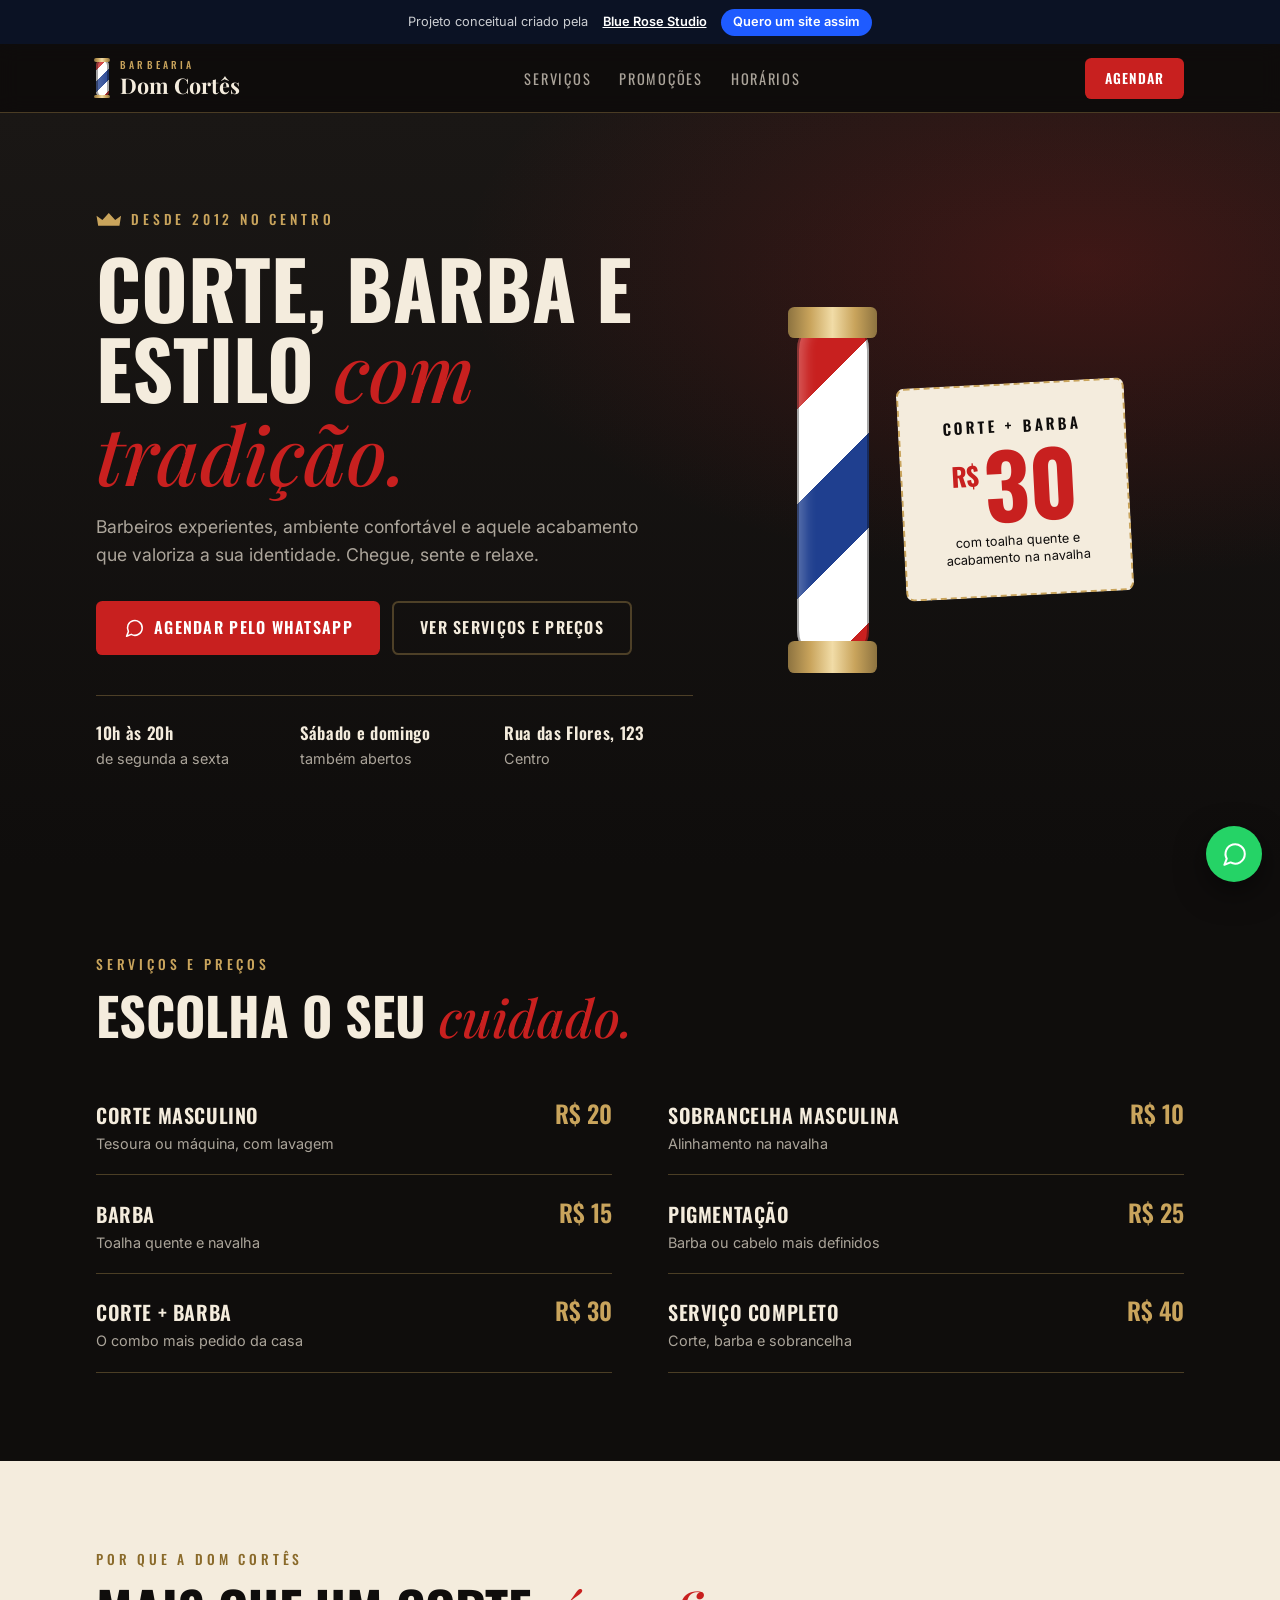
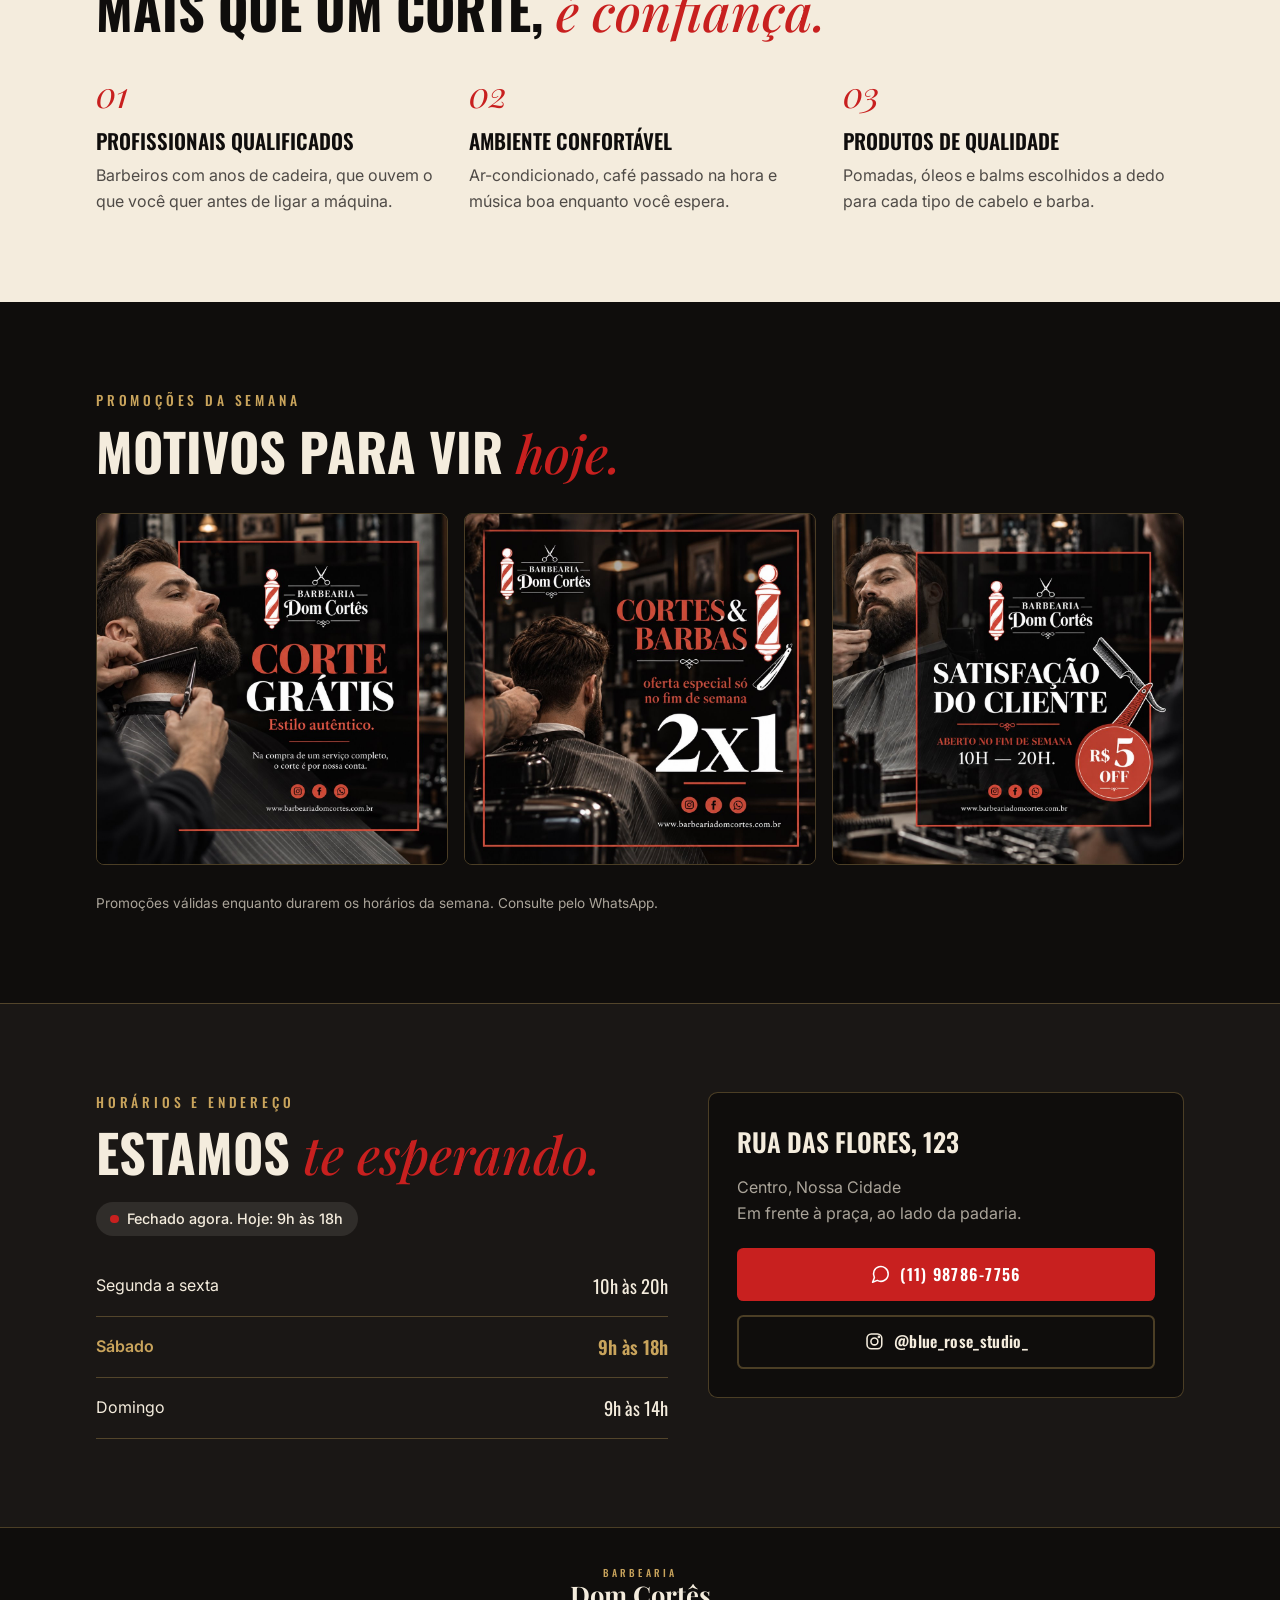
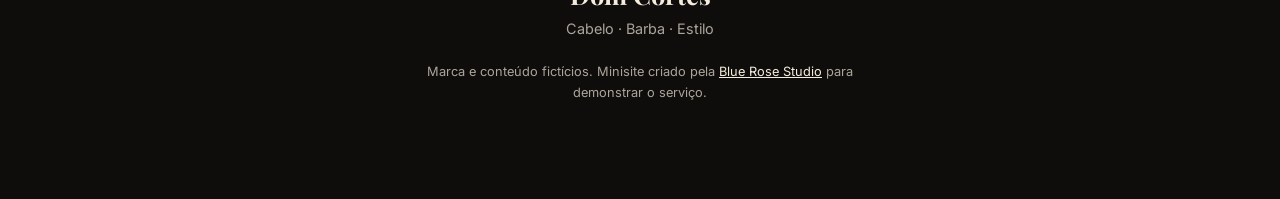
<file: dom-cortes.html>
<!DOCTYPE html>
<html lang="pt-BR">
<head>
  <meta charset="UTF-8">
  <meta name="viewport" content="width=device-width, initial-scale=1">
  <title>Barbearia Dom Cortês | Corte, barba e estilo</title>
  <meta name="description" content="Minisite conceitual de barbearia criado pela Blue Rose Studio: serviços, preços, promoções, horários e agendamento pelo WhatsApp.">
  <meta name="theme-color" content="#0f0d0c">
  <meta property="og:title" content="Barbearia Dom Cortês | Minisite conceitual">
  <meta property="og:description" content="Projeto conceitual de minisite para barbearia, criado pela Blue Rose Studio.">
  <link rel="icon" type="image/png" href="./assets/images/favicon.png">
  <link rel="preconnect" href="https://fonts.googleapis.com">
  <link rel="preconnect" href="https://fonts.gstatic.com" crossorigin>
  <link href="https://fonts.googleapis.com/css2?family=Inter:wght@400;500;600&family=Oswald:wght@500;600;700&family=Playfair+Display:ital,wght@0,500;0,700;1,500&display=swap" rel="stylesheet">
  <link rel="stylesheet" href="./assets/css/dom-cortes.css?v=1">
</head>
<body>
  <!-- Faixa da Blue Rose: avisa que é um projeto de demonstração -->
  <p class="demo-bar">
    Projeto conceitual criado pela <a href="./">Blue Rose Studio</a>
    <a class="demo-bar-cta" href="./#contato" data-zap="Olá! Vi o minisite da Barbearia Dom Cortês e quero um site assim para o meu negócio.">Quero um site assim</a>
  </p>

  <header class="top">
    <div class="wrap top-inner">
      <a class="logo" href="#inicio" aria-label="Barbearia Dom Cortês, início">
        <span class="pole pole-small" aria-hidden="true"></span>
        <span class="logo-text"><small>Barbearia</small>Dom Cortês</span>
      </a>
      <nav class="nav" aria-label="Seções">
        <a href="#servicos">Serviços</a>
        <a href="#promocoes">Promoções</a>
        <a href="#horarios">Horários</a>
      </nav>
      <a class="btn btn-red btn-small" href="#horarios" data-zap="Olá! Vi o minisite da Barbearia Dom Cortês e quero um site assim para o meu negócio.">Agendar</a>
    </div>
  </header>

  <main>
    <!-- ===== INÍCIO ===== -->
    <section class="hero" id="inicio">
      <div class="wrap hero-inner">
        <div class="hero-text">
          <p class="kicker">
            <svg class="crown" viewBox="0 0 48 30" aria-hidden="true"><path d="M4 26h40l3-19-11 8L24 2 12 15 1 7z"/></svg>
            Desde 2012 no Centro
          </p>
          <h1>Corte, barba e estilo <em>com tradição.</em></h1>
          <p class="lead">Barbeiros experientes, ambiente confortável e aquele acabamento que valoriza a sua identidade. Chegue, sente e relaxe.</p>
          <div class="hero-actions">
            <a class="btn btn-red" href="#horarios" data-zap="Olá! Vi o minisite da Barbearia Dom Cortês e quero um site assim para o meu negócio.">
              <svg viewBox="0 0 24 24" aria-hidden="true"><path d="M21 11.5a8.5 8.5 0 0 1-12.6 7.4L3 21l2.1-5.4A8.5 8.5 0 1 1 21 11.5z"/></svg>
              Agendar pelo WhatsApp
            </a>
            <a class="btn btn-line" href="#servicos">Ver serviços e preços</a>
          </div>
          <ul class="facts">
            <li><strong>10h às 20h</strong> de segunda a sexta</li>
            <li><strong>Sábado e domingo</strong> também abertos</li>
            <li><strong>Rua das Flores, 123</strong> Centro</li>
          </ul>
        </div>

        <div class="hero-art" aria-hidden="true">
          <span class="pole pole-big"></span>
          <div class="ticket">
            <p class="ticket-label">Corte + barba</p>
            <p class="ticket-price"><span>R$</span>30</p>
            <p class="ticket-note">com toalha quente e acabamento na navalha</p>
          </div>
        </div>
      </div>
    </section>

    <!-- ===== SERVIÇOS ===== -->
    <section class="section" id="servicos">
      <div class="wrap">
        <p class="eyebrow">Serviços e preços</p>
        <h2>Escolha o seu <em>cuidado.</em></h2>
        <div class="menu">
          <ul class="price-list">
            <li><span class="item"><b>Corte masculino</b><i>Tesoura ou máquina, com lavagem</i></span><span class="price">R$ 20</span></li>
            <li><span class="item"><b>Barba</b><i>Toalha quente e navalha</i></span><span class="price">R$ 15</span></li>
            <li><span class="item"><b>Corte + barba</b><i>O combo mais pedido da casa</i></span><span class="price">R$ 30</span></li>
          </ul>
          <ul class="price-list">
            <li><span class="item"><b>Sobrancelha masculina</b><i>Alinhamento na navalha</i></span><span class="price">R$ 10</span></li>
            <li><span class="item"><b>Pigmentação</b><i>Barba ou cabelo mais definidos</i></span><span class="price">R$ 25</span></li>
            <li><span class="item"><b>Serviço completo</b><i>Corte, barba e sobrancelha</i></span><span class="price">R$ 40</span></li>
          </ul>
        </div>
      </div>
    </section>

    <!-- ===== DIFERENCIAIS ===== -->
    <section class="section section-cream">
      <div class="wrap">
        <p class="eyebrow">Por que a Dom Cortês</p>
        <h2>Mais que um corte, <em>é confiança.</em></h2>
        <ul class="perks">
          <li>
            <span class="perk-num">01</span>
            <h3>Profissionais qualificados</h3>
            <p>Barbeiros com anos de cadeira, que ouvem o que você quer antes de ligar a máquina.</p>
          </li>
          <li>
            <span class="perk-num">02</span>
            <h3>Ambiente confortável</h3>
            <p>Ar-condicionado, café passado na hora e música boa enquanto você espera.</p>
          </li>
          <li>
            <span class="perk-num">03</span>
            <h3>Produtos de qualidade</h3>
            <p>Pomadas, óleos e balms escolhidos a dedo para cada tipo de cabelo e barba.</p>
          </li>
        </ul>
      </div>
    </section>

    <!-- ===== PROMOÇÕES ===== -->
    <section class="section" id="promocoes">
      <div class="wrap">
        <p class="eyebrow">Promoções da semana</p>
        <h2>Motivos para vir <em>hoje.</em></h2>
        <div class="promos">
          <img src="./assets/images/portfolio/barbearia-3-corte-gratis.jpg" alt="Promoção: corte grátis na compra de um serviço completo" loading="lazy" width="1080" height="1080">
          <img src="./assets/images/portfolio/barbearia-4-2x1.jpg" alt="Promoção: cortes e barbas 2 por 1 no fim de semana" loading="lazy" width="1080" height="1080">
          <img src="./assets/images/portfolio/barbearia-6-satisfacao.jpg" alt="Promoção: 5 reais de desconto, aberto sábado e domingo" loading="lazy" width="1080" height="1080">
        </div>
        <p class="fine">Promoções válidas enquanto durarem os horários da semana. Consulte pelo WhatsApp.</p>
      </div>
    </section>

    <!-- ===== HORÁRIOS E ENDEREÇO ===== -->
    <section class="section section-dark" id="horarios">
      <div class="wrap visit">
        <div>
          <p class="eyebrow">Horários e endereço</p>
          <h2>Estamos <em>te esperando.</em></h2>
          <p class="status" id="status" hidden></p>
          <table class="hours">
            <tbody>
              <tr data-dias="1,2,3,4,5" data-abre="10" data-fecha="20"><th scope="row">Segunda a sexta</th><td>10h às 20h</td></tr>
              <tr data-dias="6" data-abre="9" data-fecha="18"><th scope="row">Sábado</th><td>9h às 18h</td></tr>
              <tr data-dias="0" data-abre="9" data-fecha="14"><th scope="row">Domingo</th><td>9h às 14h</td></tr>
            </tbody>
          </table>
        </div>
        <div class="card">
          <h3>Rua das Flores, 123</h3>
          <p>Centro, Nossa Cidade<br>Em frente à praça, ao lado da padaria.</p>
          <a class="btn btn-red btn-block" href="#" data-zap="Olá! Vi o minisite da Barbearia Dom Cortês e quero um site assim para o meu negócio.">
            <svg viewBox="0 0 24 24" aria-hidden="true"><path d="M21 11.5a8.5 8.5 0 0 1-12.6 7.4L3 21l2.1-5.4A8.5 8.5 0 1 1 21 11.5z"/></svg>
            <span data-telefone>(11) 98786-7756</span>
          </a>
          <a class="btn btn-line btn-block" href="#" data-insta>
            <svg viewBox="0 0 24 24" aria-hidden="true"><rect x="3.5" y="3.5" width="17" height="17" rx="5"/><circle cx="12" cy="12" r="4"/><circle cx="17.2" cy="6.8" r="0.6"/></svg>
            <span data-arroba>@blue_rose_studio_</span>
          </a>
        </div>
      </div>
    </section>
  </main>

  <footer class="foot">
    <div class="wrap foot-inner">
      <p class="logo-text"><small>Barbearia</small>Dom Cortês</p>
      <p>Cabelo · Barba · Estilo</p>
      <p class="credit">Marca e conteúdo fictícios. Minisite criado pela <a href="./">Blue Rose Studio</a> para demonstrar o serviço.</p>
    </div>
  </footer>

  <a class="fab" href="#" data-zap="Olá! Vi o minisite da Barbearia Dom Cortês e quero um site assim para o meu negócio." aria-label="Conversar pelo WhatsApp">
    <svg viewBox="0 0 24 24" aria-hidden="true"><path d="M21 11.5a8.5 8.5 0 0 1-12.6 7.4L3 21l2.1-5.4A8.5 8.5 0 1 1 21 11.5z"/></svg>
  </a>

  <script src="./assets/js/config.js?v=20"></script>
  <script src="./assets/js/links.js?v=19"></script>
  <script src="./assets/js/dom-cortes.js?v=1"></script>
</body>
</html>
</file>
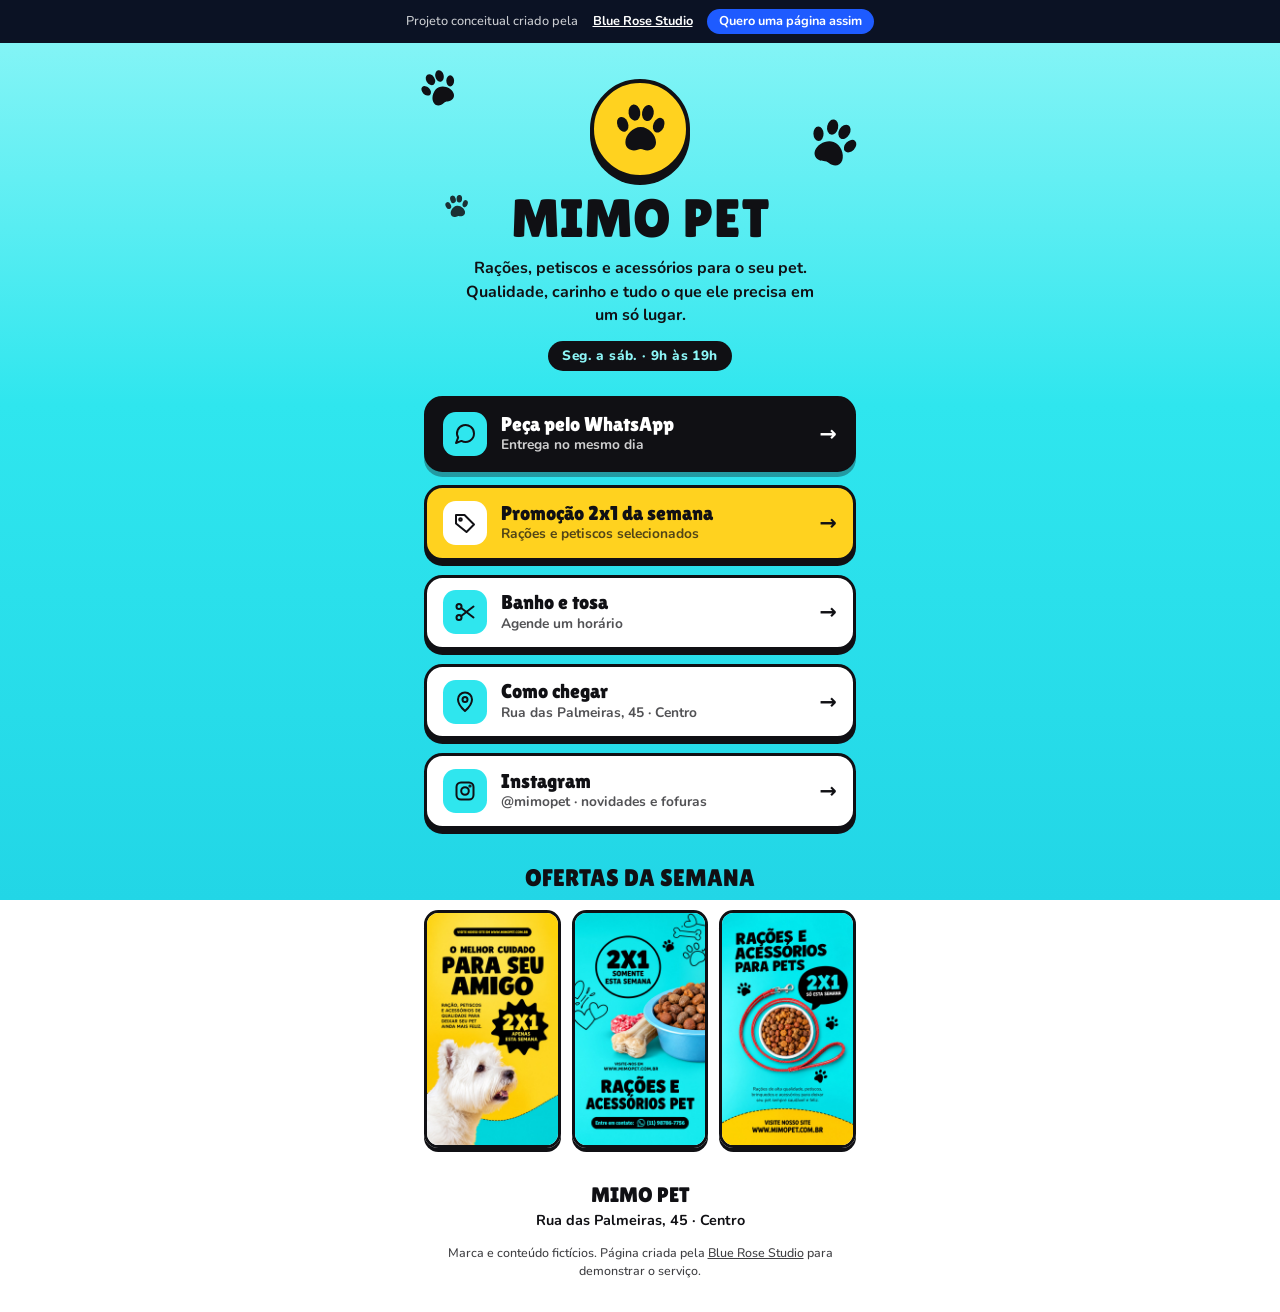
<file: mimopet.html>
<!DOCTYPE html>
<html lang="pt-BR">
<head>
  <meta charset="UTF-8">
  <meta name="viewport" content="width=device-width, initial-scale=1">
  <title>MimoPet | Rações, petiscos e acessórios</title>
  <meta name="description" content="Página de links conceitual de pet shop criada pela Blue Rose Studio: WhatsApp, promoções, banho e tosa, endereço e Instagram em um só lugar.">
  <meta name="theme-color" content="#0b1224">
  <meta property="og:title" content="MimoPet | Página de links conceitual">
  <meta property="og:description" content="Projeto conceitual de página de links para pet shop, criado pela Blue Rose Studio.">
  <link rel="icon" type="image/png" href="./assets/images/favicon.png">
  <link rel="preconnect" href="https://fonts.googleapis.com">
  <link rel="preconnect" href="https://fonts.gstatic.com" crossorigin>
  <link href="https://fonts.googleapis.com/css2?family=Lilita+One&family=Nunito:wght@500;700;800&display=swap" rel="stylesheet">
  <link rel="stylesheet" href="./assets/css/mimopet.css?v=1">
</head>
<body>
  <!-- Faixa da Blue Rose: avisa que é um projeto de demonstração -->
  <p class="demo-bar">
    Projeto conceitual criado pela <a href="./">Blue Rose Studio</a>
    <a class="demo-bar-cta" href="./#contato" data-zap="Olá! Vi a página de links da MimoPet e quero uma assim para o meu negócio.">Quero uma página assim</a>
  </p>

  <main class="page">
    <svg class="paw paw-a" viewBox="0 0 64 64" aria-hidden="true"><use href="#pata"/></svg>
    <svg class="paw paw-b" viewBox="0 0 64 64" aria-hidden="true"><use href="#pata"/></svg>
    <svg class="paw paw-c" viewBox="0 0 64 64" aria-hidden="true"><use href="#pata"/></svg>

    <!-- ===== PERFIL ===== -->
    <header class="profile">
      <span class="avatar" aria-hidden="true"><svg viewBox="0 0 64 64"><use href="#pata"/></svg></span>
      <h1>Mimo Pet</h1>
      <p class="tagline">Rações, petiscos e acessórios para o seu pet. Qualidade, carinho e tudo o que ele precisa em um só lugar.</p>
      <p class="chip">Seg. a sáb. · 9h às 19h</p>
    </header>

    <!-- ===== LINKS ===== -->
    <nav class="links" aria-label="Links da MimoPet">
      <a class="link link-main" href="#" data-zap="Olá! Vi a página de links da MimoPet e quero uma assim para o meu negócio.">
        <span class="link-icon"><svg viewBox="0 0 24 24" aria-hidden="true"><path d="M21 11.5a8.5 8.5 0 0 1-12.6 7.4L3 21l2.1-5.4A8.5 8.5 0 1 1 21 11.5z"/></svg></span>
        <span class="link-text"><strong>Peça pelo WhatsApp</strong><small>Entrega no mesmo dia</small></span>
        <span class="link-arrow" aria-hidden="true">→</span>
      </a>
      <a class="link link-promo" href="#" data-zap="Olá! Vi a página de links da MimoPet e quero uma assim para o meu negócio.">
        <span class="link-icon"><svg viewBox="0 0 24 24" aria-hidden="true"><path d="M3 12.5V4h8.5L21 13.5 13.5 21z"/><circle cx="7.5" cy="8.5" r="1.3"/></svg></span>
        <span class="link-text"><strong>Promoção 2x1 da semana</strong><small>Rações e petiscos selecionados</small></span>
        <span class="link-arrow" aria-hidden="true">→</span>
      </a>
      <a class="link" href="#" data-zap="Olá! Vi a página de links da MimoPet e quero uma assim para o meu negócio.">
        <span class="link-icon"><svg viewBox="0 0 24 24" aria-hidden="true"><circle cx="6" cy="6.5" r="2.5"/><circle cx="6" cy="17.5" r="2.5"/><path d="M8.2 8l12.3 9.5M8.2 16L20.5 6.5"/></svg></span>
        <span class="link-text"><strong>Banho e tosa</strong><small>Agende um horário</small></span>
        <span class="link-arrow" aria-hidden="true">→</span>
      </a>
      <a class="link" href="#" data-zap="Olá! Vi a página de links da MimoPet e quero uma assim para o meu negócio.">
        <span class="link-icon"><svg viewBox="0 0 24 24" aria-hidden="true"><path d="M12 21s7-6.2 7-11.5a7 7 0 1 0-14 0C5 14.800 12 21 12 21z"/><circle cx="12" cy="9.500" r="2.500"/></svg></span>
        <span class="link-text"><strong>Como chegar</strong><small>Rua das Palmeiras, 45 · Centro</small></span>
        <span class="link-arrow" aria-hidden="true">→</span>
      </a>
      <a class="link" href="#" data-zap="Olá! Vi a página de links da MimoPet e quero uma assim para o meu negócio.">
        <span class="link-icon"><svg viewBox="0 0 24 24" aria-hidden="true"><rect x="3.5" y="3.5" width="17" height="17" rx="4.5"/><circle cx="12" cy="12" r="3.8"/><circle cx="17" cy="7" r="0.6"/></svg></span>
        <span class="link-text"><strong>Instagram</strong><small>@mimopet · novidades e fofuras</small></span>
        <span class="link-arrow" aria-hidden="true">→</span>
      </a>
    </nav>

    <!-- ===== OFERTAS ===== -->
    <section class="offers" aria-labelledby="ofertas-titulo">
      <h2 id="ofertas-titulo">Ofertas da semana</h2>
      <div class="offers-row">
        <img src="./assets/images/portfolio/petshop-2-cuidado-amigo.jpg" alt="Oferta 2x1 em rações, petiscos e acessórios" loading="lazy" width="1080" height="1920">
        <img src="./assets/images/portfolio/petshop-6-racoes-acessorios.jpg" alt="Rações e acessórios em oferta na MimoPet" loading="lazy" width="1080" height="1920">
        <img src="./assets/images/portfolio/petshop-4-racoes-coleira.jpg" alt="Rações e coleiras em promoção" loading="lazy" width="1080" height="1920">
      </div>
    </section>

    <footer class="foot" id="fim">
      <p class="foot-name">Mimo Pet</p>
      <p>Rua das Palmeiras, 45 · Centro</p>
      <p class="credit">Marca e conteúdo fictícios. Página criada pela <a href="./">Blue Rose Studio</a> para demonstrar o serviço.</p>
    </footer>
  </main>

  <svg width="0" height="0" aria-hidden="true" style="position: absolute">
    <symbol id="pata" viewBox="0 0 64 64">
      <ellipse cx="13" cy="27" rx="6" ry="8.500" transform="rotate(-22 13 27)"/>
      <ellipse cx="26" cy="14" rx="6.500" ry="9"  transform="rotate(-8 26 14)"/>
      <ellipse cx="41" cy="14.500" rx="6.500" ry="9" transform="rotate(10 41 14.500)"/>
      <ellipse cx="53" cy="28" rx="6" ry="8.500" transform="rotate(24 53 28)"/>
      <path d="M33 30c-9 0-17 9-17 17 0 6 4.500 9 9.500 9 3.500 0 5-1.500 7.500-1.500s4 1.500 7.500 1.500c5 0 9.500-3 9.500-9 0-8-8-17-17-17z"/>
    </symbol>
  </svg>

  <script src="./assets/js/config.js?v=20"></script>
  <script src="./assets/js/links.js?v=19"></script>
  <script src="./assets/js/mimopet.js?v=1"></script>
</body>
</html>
</file>
<file: assets/css/styles.css>
/* ==========================================================================
   Blue Rose Studio — identidade visual
   ========================================================================== */
:root {
  --brand-black: #05060b;
  --brand-navy: #0b1224;
  --brand-blue: #1e5bff;
  --brand-blue-light: #3da0ff;
  --brand-white: #f5f6f8;

  --text: var(--brand-white);
  --text-soft: rgba(245, 246, 248, 0.74);
  --text-muted: rgba(245, 246, 248, 0.58);
  --line: rgba(61, 160, 255, 0.18);
  --line-strong: rgba(61, 160, 255, 0.45);
  --surface: rgba(11, 18, 36, 0.62);

  --heading-family: "Playfair Display", "Times New Roman", serif;
  --body-family: "Montserrat", "Segoe UI", system-ui, sans-serif;

  --radius-card: 1rem;
  --radius-button: 0.6rem;
  --page-width: 68rem;
  --gutter: 1.25rem;
  --section-space: clamp(4rem, 9vw, 6.5rem);
  --header-height: 3.75rem;
  --ease: cubic-bezier(0.16, 1, 0.3, 1);
}

*,
*::before,
*::after {
  box-sizing: border-box;
}

html {
  scroll-behavior: smooth;
  scroll-padding-top: calc(var(--header-height) + 1rem);
  -webkit-text-size-adjust: 100%;
}

body {
  margin: 0;
  min-height: 100vh;
  color: var(--text);
  background: var(--brand-black);
  font-family: var(--body-family);
  font-size: 1rem;
  line-height: 1.65;
  overflow-x: hidden;
  -webkit-font-smoothing: antialiased;
}

img,
svg {
  display: block;
  max-width: 100%;
}

img {
  height: auto;
}

a {
  color: inherit;
}

h1,
h2,
h3,
p,
ul,
ol {
  margin: 0;
}

ul,
ol {
  padding: 0;
  list-style: none;
}

h1,
h2,
h3 {
  font-family: var(--heading-family);
  font-weight: 400;
  letter-spacing: -0.01em;
  text-wrap: balance;
}

h2 {
  font-size: clamp(2rem, 6.4vw, 3.25rem);
  line-height: 1.08;
}

h3 {
  font-size: 1.4rem;
  line-height: 1.2;
}

h1 em,
h2 em {
  font-style: italic;
  color: var(--brand-blue-light);
}

:focus-visible {
  outline: 2px solid var(--brand-blue-light);
  outline-offset: 3px;
  border-radius: 0.25rem;
}

svg {
  fill: none;
  stroke: currentColor;
  stroke-width: 1.5;
  stroke-linecap: round;
  stroke-linejoin: round;
}

.container {
  width: min(100% - (var(--gutter) * 2), var(--page-width));
  margin-inline: auto;
}

.skip-link {
  position: absolute;
  left: 1rem;
  top: -4rem;
  z-index: 100;
  padding: 0.6rem 1rem;
  background: var(--brand-blue);
  color: var(--brand-white);
  border-radius: var(--radius-button);
  text-decoration: none;
}

.skip-link:focus {
  top: 1rem;
}

/* ----- Elementos comuns ----- */

.eyebrow {
  margin-bottom: 0.9rem;
  color: var(--brand-blue-light);
  font-size: 0.72rem;
  font-weight: 600;
  letter-spacing: 0.28em;
  line-height: 1.4;
  text-transform: uppercase;
}

/* Número da seção antes do rótulo: "02 —— Nossos serviços" */
.eyebrow-num {
  display: inline-flex;
  align-items: center;
  gap: 0.9em;
  margin-right: 0.9em;
  color: var(--text-muted);
  font-weight: 500;
  letter-spacing: 0.12em;
}

.eyebrow-num::after {
  content: "";
  width: 2rem;
  height: 1px;
  background: var(--line-strong);
}

.section {
  padding-block: var(--section-space);
}

.section-tinted {
  background: linear-gradient(to bottom, transparent, rgba(11, 18, 36, 0.7) 18%, rgba(11, 18, 36, 0.7) 82%, transparent);
}

.section-head {
  max-width: 44rem;
  margin-bottom: clamp(2rem, 5vw, 3rem);
}

.card {
  border: 1px solid var(--line);
  border-radius: var(--radius-card);
  background: var(--surface);
  transition: border-color 0.25s, transform 0.4s var(--ease);
}

.fine-print {
  color: var(--text-muted);
  font-size: 0.82rem;
  line-height: 1.5;
}

/* ----- Botões ----- */

.btn {
  display: inline-flex;
  align-items: center;
  justify-content: center;
  gap: 0.6rem;
  min-height: 3.25rem;
  padding: 0.75rem 1.6rem;
  border: 1px solid transparent;
  border-radius: var(--radius-button);
  font-family: var(--body-family);
  font-size: 0.9rem;
  font-weight: 600;
  letter-spacing: 0.02em;
  line-height: 1.2;
  text-align: center;
  text-decoration: none;
  cursor: pointer;
  transition: background-color 0.25s, border-color 0.25s, box-shadow 0.25s, transform 0.25s var(--ease);
}

.btn svg {
  width: 1.25rem;
  height: 1.25rem;
  flex: none;
}

.btn-primary {
  background: var(--brand-blue);
  color: var(--brand-white);
}

.btn-primary:hover {
  background: #2f69ff;
  box-shadow: 0 0.6rem 1.8rem -0.6rem rgba(30, 91, 255, 0.85);
  transform: translateY(-2px);
}

.btn-ghost {
  border-color: var(--line-strong);
  background: rgba(30, 91, 255, 0.06);
  color: var(--brand-white);
}

.btn-ghost:hover {
  border-color: var(--brand-blue-light);
  background: rgba(30, 91, 255, 0.16);
  transform: translateY(-2px);
}

.btn-small {
  min-height: 2.5rem;
  padding: 0.5rem 1.1rem;
  font-size: 0.8rem;
}

.btn-large {
  min-height: 3.75rem;
  width: 100%;
  font-size: 1rem;
}

.text-link {
  display: inline-flex;
  align-items: center;
  gap: 0.4rem;
  min-height: 2.75rem;
  color: var(--brand-blue-light);
  font-size: 0.88rem;
  font-weight: 600;
  text-decoration: none;
}

.text-link span {
  transition: transform 0.25s var(--ease);
}

.text-link:hover span {
  transform: translateX(4px);
}

/* ----- Barra do topo ----- */

.site-header {
  position: sticky;
  top: 0;
  z-index: 20;
  border-bottom: 1px solid var(--line);
  background: rgba(5, 6, 11, 0.82);
  backdrop-filter: blur(14px);
  -webkit-backdrop-filter: blur(14px);
}

.site-header-inner {
  display: flex;
  align-items: center;
  justify-content: space-between;
  gap: 1rem;
  height: var(--header-height);
}

.header-brand {
  display: inline-flex;
  align-items: center;
  gap: 0.55rem;
  font-family: var(--heading-family);
  font-size: 1.05rem;
  letter-spacing: 0.04em;
  text-decoration: none;
  text-transform: uppercase;
  white-space: nowrap;
}

.header-brand img {
  width: 2rem;
  height: 2rem;
}

.header-brand em {
  font-style: normal;
  color: var(--brand-blue-light);
}

.header-nav {
  display: none;
  gap: 2rem;
}

.header-nav a {
  color: var(--text-soft);
  font-size: 0.85rem;
  font-weight: 500;
  text-decoration: none;
  transition: color 0.2s;
}

.header-nav a:hover {
  color: var(--brand-white);
}

/* ----- Cabeçalho (hero) ----- */

.hero {
  position: relative;
  padding-block: clamp(2.5rem, 8vw, 5rem) clamp(3.5rem, 9vw, 6rem);
  text-align: center;
}

.hero::before {
  content: "";
  position: absolute;
  inset: 0 0 auto;
  height: 38rem;
  background: radial-gradient(ellipse 60% 55% at 50% 22%, rgba(30, 91, 255, 0.2), transparent 70%);
  pointer-events: none;
  z-index: -1;
}

.hero-inner {
  display: flex;
  flex-direction: column;
  align-items: center;
}

.brand-symbol {
  position: relative;
  width: clamp(7.5rem, 30vw, 11rem);
}

/* A rosa desabrocha ao abrir o site: quatro cópias da mesma imagem, cada uma
   recortada num anel (miolo, pétalas de dentro, pétalas de fora, folhas),
   abrem girando uma depois da outra. No fim, a imagem inteira cobre as emendas. */
.bloom-layer {
  position: absolute;
  inset: 0;
  transform-origin: 51% 40%;
}

.bloom-1 {
  -webkit-mask-image: radial-gradient(circle at 51% 40%, #000 15%, transparent 15.5%);
  mask-image: radial-gradient(circle at 51% 40%, #000 15%, transparent 15.5%);
  --giro: -70deg;
}

.bloom-2 {
  -webkit-mask-image: radial-gradient(circle at 51% 40%, transparent 15%, #000 15.5% 27%, transparent 27.5%);
  mask-image: radial-gradient(circle at 51% 40%, transparent 15%, #000 15.5% 27%, transparent 27.5%);
  --giro: 45deg;
}

.bloom-3 {
  -webkit-mask-image: radial-gradient(circle at 51% 40%, transparent 27%, #000 27.5% 41%, transparent 41.5%);
  mask-image: radial-gradient(circle at 51% 40%, transparent 27%, #000 27.5% 41%, transparent 41.5%);
  --giro: -35deg;
}

.bloom-4 {
  -webkit-mask-image: radial-gradient(circle at 51% 40%, transparent 41%, #000 41.5%);
  mask-image: radial-gradient(circle at 51% 40%, transparent 41%, #000 41.5%);
  --giro: 25deg;
}

.bloom-full {
  position: relative;
  width: 100%;
}

.bloom-ring {
  position: absolute;
  left: 13%;
  top: 1%;
  width: 76%;
  aspect-ratio: 1;
  border: 1px solid var(--brand-blue-light);
  border-radius: 50%;
  opacity: 0;
  pointer-events: none;
}

.js .bloom-layer {
  animation: desabrochar 1.3s var(--ease) both;
}

.js .bloom-1 { animation-delay: 0.1s; }
.js .bloom-2 { animation-delay: 0.35s; }
.js .bloom-3 { animation-delay: 0.6s; }
.js .bloom-4 { animation-delay: 0.85s; }

.js .bloom-full {
  animation: rosa-aberta 1.4s ease-out 1.75s both;
}

.js .bloom-ring {
  animation: onda 1.6s ease-out 1.5s forwards;
}

@keyframes desabrochar {
  from {
    opacity: 0;
    transform: scale(0.35) rotate(var(--giro));
    filter: blur(6px);
  }
  55% {
    opacity: 1;
  }
  to {
    opacity: 1;
    transform: none;
    filter: none;
  }
}

@keyframes rosa-aberta {
  from {
    opacity: 0;
    filter: drop-shadow(0 0 0 rgba(61, 160, 255, 0));
  }
  35% {
    opacity: 1;
    filter: drop-shadow(0 0 1.6rem rgba(61, 160, 255, 0.75));
  }
  to {
    opacity: 1;
    filter: drop-shadow(0 0 0.9rem rgba(30, 91, 255, 0.35));
  }
}

@keyframes onda {
  from {
    opacity: 0.7;
    transform: scale(0.5);
  }
  to {
    opacity: 0;
    transform: scale(1.9);
  }
}

/* O nome e o título entram depois que a rosa abre */
.js .hero .reveal {
  transition-duration: 1s;
}

.js .hero .brand-wordmark { transition-delay: 1.1s; }
.js .hero .hero-title { transition-delay: 1.3s; }
.js .hero .hero-text { transition-delay: 1.45s; }
.js .hero .hero-actions { transition-delay: 1.6s; }

/* ----- Faixa de serviços ----- */

.marquee {
  overflow: hidden;
  border-block: 1px solid var(--line);
  background: rgba(11, 18, 36, 0.5);
}

.marquee-track {
  display: flex;
  width: max-content;
  animation: correr 48s linear infinite;
}

.marquee span {
  display: flex;
  align-items: center;
  padding-block: 1.1rem;
  color: var(--text-soft);
  font-family: var(--heading-family);
  font-size: clamp(1.15rem, 3vw, 1.5rem);
  font-style: italic;
  white-space: nowrap;
}

.marquee span::after {
  content: "✦";
  margin-inline: 1.6rem;
  color: var(--brand-blue);
  font-family: var(--body-family);
  font-size: 0.7em;
  font-style: normal;
}

@keyframes correr {
  to {
    transform: translateX(-50%);
  }
}

.brand-wordmark {
  display: flex;
  flex-direction: column;
  align-items: center;
  gap: 0.7rem;
  margin-top: 0.25rem;
}

.brand-name {
  font-family: var(--heading-family);
  font-size: clamp(2rem, 9vw, 3.25rem);
  line-height: 1;
  letter-spacing: 0.01em;
  text-transform: uppercase;
}

.brand-name em {
  font-style: normal;
  color: var(--brand-blue);
}

.brand-studio {
  display: flex;
  align-items: center;
  gap: 1rem;
  font-size: clamp(0.72rem, 2.6vw, 0.95rem);
  font-weight: 300;
  letter-spacing: 0.6em;
  line-height: 1;
  text-indent: 0.6em;
  text-transform: uppercase;
}

.brand-studio::before,
.brand-studio::after {
  content: "";
  width: clamp(2rem, 8vw, 3.5rem);
  height: 1px;
  background: var(--line-strong);
}

.hero-title {
  max-width: 14ch;
  margin-top: clamp(2.25rem, 6vw, 3.25rem);
  font-size: clamp(2.6rem, 11vw, 5rem);
  line-height: 1.02;
  letter-spacing: -0.02em;
}

.hero-text {
  max-width: 32rem;
  margin-top: 1.4rem;
  color: var(--text-soft);
  font-size: clamp(1rem, 2.6vw, 1.15rem);
}

.hero-actions {
  display: flex;
  flex-direction: column;
  gap: 0.75rem;
  width: 100%;
  max-width: 22rem;
  margin-top: 2.25rem;
}

/* ----- Sobre ----- */

.about {
  display: grid;
  gap: 1.75rem;
}

.about-text {
  display: grid;
  gap: 1.5rem;
  color: var(--text-soft);
  font-size: 1.02rem;
}

.about-highlight {
  padding-left: 1.25rem;
  border-left: 2px solid var(--brand-blue);
  color: var(--brand-white);
  font-family: var(--heading-family);
  font-size: 1.3rem;
  font-style: italic;
  line-height: 1.4;
}

/* ----- Serviços ----- */

/* Serviços em lista numerada, como um índice, em vez de caixinhas com ícone */
.services-grid {
  display: grid;
  border-bottom: 1px solid var(--line);
  counter-reset: servico;
}

.service-card {
  display: grid;
  grid-template-columns: 3.25rem minmax(0, 1fr);
  grid-template-areas:
    "num titulo"
    "num texto"
    "num preco"
    "num link";
  align-items: start;
  gap: 0.5rem 0;
  padding: 1.75rem 0 1.25rem;
  border: 0;
  border-top: 1px solid var(--line);
  border-radius: 0;
  background: none;
  counter-increment: servico;
}

.service-card::before {
  content: counter(servico, decimal-leading-zero);
  grid-area: num;
  color: var(--brand-blue-light);
  font-family: var(--heading-family);
  font-size: 1.6rem;
  font-style: italic;
  line-height: 1.1;
}

.service-card .icon-box {
  display: none;
}

.service-card h3 {
  grid-area: titulo;
  transition: color 0.25s, transform 0.4s var(--ease);
}

.service-card p {
  grid-area: texto;
  color: var(--text-soft);
  font-size: 0.95rem;
}

.service-card .service-price {
  grid-area: preco;
}

.service-card .text-link {
  grid-area: link;
  justify-self: start;
}

.service-card:hover {
  border-color: var(--line);
  background: linear-gradient(to right, rgba(30, 91, 255, 0.08), transparent 70%);
}

.service-card:hover h3 {
  color: var(--brand-blue-light);
  transform: translateX(0.35rem);
}

.service-card .service-price {
  color: var(--text-muted);
  font-size: 0.82rem;
}

.service-card .service-price strong {
  color: var(--brand-blue-light);
  font-size: 1.05rem;
  font-weight: 600;
}

.icon-box {
  display: grid;
  place-items: center;
  width: 3rem;
  height: 3rem;
  margin-bottom: 0.4rem;
  border: 1px solid var(--line-strong);
  border-radius: 0.7rem;
  background: rgba(30, 91, 255, 0.1);
  color: var(--brand-blue-light);
}

.icon-box svg {
  width: 1.5rem;
  height: 1.5rem;
}

/* ----- Pacotes e preços ----- */

.pricing-grid {
  display: grid;
  gap: 1rem;
  align-items: stretch;
}

.price-card {
  display: flex;
  flex-direction: column;
  gap: 1.1rem;
  padding: 1.75rem 1.5rem 1.5rem;
  position: relative;
}

.price-card:hover {
  border-color: var(--line-strong);
}

.price-card h3 {
  font-family: var(--body-family);
  font-size: 0.8rem;
  font-weight: 600;
  letter-spacing: 0.22em;
  text-transform: uppercase;
  color: var(--text-soft);
}

.price {
  display: flex;
  flex-direction: column;
  gap: 0.2rem;
  padding-bottom: 1.1rem;
  border-bottom: 1px solid var(--line);
}

.price-prefix {
  color: var(--text-muted);
  font-size: 0.8rem;
  font-weight: 500;
}

.price-value {
  font-family: var(--heading-family);
  font-size: 2.9rem;
  line-height: 1;
  letter-spacing: -0.01em;
}

.price-value-text {
  font-size: 2rem;
  line-height: 1.2;
}

.check-list {
  display: grid;
  gap: 0.65rem;
  font-size: 0.93rem;
  color: var(--text-soft);
}

.check-list li {
  position: relative;
  padding-left: 1.6rem;
  line-height: 1.45;
}

.check-list li::before {
  content: "";
  position: absolute;
  left: 0.15rem;
  top: 0.32em;
  width: 0.7rem;
  height: 0.38rem;
  border-left: 1.5px solid var(--brand-blue-light);
  border-bottom: 1.5px solid var(--brand-blue-light);
  transform: rotate(-45deg);
}

.price-note {
  color: var(--text-muted);
  font-size: 0.78rem;
  line-height: 1.5;
}

.price-card .btn {
  width: 100%;
  margin-top: auto;
}

.price-card.is-featured {
  border: 1.5px solid var(--brand-blue);
  background: linear-gradient(to bottom, rgba(30, 91, 255, 0.16), rgba(11, 18, 36, 0.7) 55%);
  box-shadow: 0 1.5rem 4rem -2rem rgba(30, 91, 255, 0.7);
}

.price-flag {
  align-self: flex-start;
  padding: 0.35rem 0.75rem;
  border-radius: 2rem;
  background: var(--brand-blue);
  color: var(--brand-white);
  font-size: 0.68rem;
  font-weight: 600;
  letter-spacing: 0.12em;
  line-height: 1.3;
  text-transform: uppercase;
}

.pricing-grid + .fine-print {
  margin-top: 1.5rem;
  text-align: center;
}

/* ----- Portfólio ----- */

.filter-bar {
  display: flex;
  gap: 0.5rem;
  margin: 0 calc(var(--gutter) * -1) 1.5rem;
  padding: 0.25rem var(--gutter);
  overflow-x: auto;
  scrollbar-width: none;
}

.filter-bar::-webkit-scrollbar {
  display: none;
}

.filter-chip {
  flex: none;
  min-height: 2.75rem;
  padding: 0.5rem 1.1rem;
  border: 1px solid var(--line);
  border-radius: 2rem;
  background: transparent;
  color: var(--text-soft);
  font-family: var(--body-family);
  font-size: 0.82rem;
  font-weight: 500;
  cursor: pointer;
  transition: background-color 0.2s, border-color 0.2s, color 0.2s;
}

.filter-chip:hover {
  border-color: var(--line-strong);
  color: var(--brand-white);
}

.filter-chip[aria-pressed="true"] {
  border-color: var(--brand-blue);
  background: var(--brand-blue);
  color: var(--brand-white);
}

.portfolio-grid {
  display: grid;
  gap: 1rem;
}

.project-card {
  display: flex;
  flex-direction: column;
  padding: 0;
  border: 1px solid var(--line);
  border-radius: var(--radius-card);
  background: var(--surface);
  color: inherit;
  font-family: inherit;
  text-align: left;
  overflow: hidden;
  cursor: pointer;
  transition: border-color 0.25s, transform 0.4s var(--ease);
}

.project-card:hover {
  border-color: var(--line-strong);
  transform: translateY(-3px);
}

.project-thumb {
  display: block;
  position: relative;
  aspect-ratio: 1;
  overflow: hidden;
}

/* Imagens em pé: a capa mostra o topo da página, onde fica o título */
.project-thumb.is-portrait img {
  object-position: top;
}

/* Capa que alterna entre as imagens do projeto */
.project-thumb.is-carousel img {
  position: absolute;
  inset: 0;
  opacity: 0;
  transform: scale(1.06);
  transition: opacity 0.6s var(--ease), transform 2.2s linear;
}

.project-thumb.is-carousel img.is-active {
  opacity: 1;
  transform: scale(1);
}

.project-thumb img,
.dialog-media img {
  width: 100%;
  height: 100%;
  object-fit: cover;
}

.placeholder {
  display: grid;
  place-items: end start;
  width: 100%;
  height: 100%;
  min-height: 12rem;
  padding: 1rem;
  background:
    url("../images/rose-symbol.png") center / 42% no-repeat,
    linear-gradient(140deg, #0b1224, #05060b 70%);
  background-blend-mode: luminosity, normal;
}

.project-thumb .placeholder {
  opacity: 0.9;
}

.placeholder-label {
  color: var(--text-muted);
  font-size: 0.68rem;
  font-weight: 600;
  letter-spacing: 0.2em;
  text-transform: uppercase;
}

.project-thumb .placeholder-label {
  display: none;
}

.project-badge {
  position: absolute;
  bottom: 0.75rem;
  left: 0.75rem;
  z-index: 1;
  padding: 0.3rem 0.65rem;
  border: 1px solid var(--line-strong);
  border-radius: 2rem;
  background: rgba(5, 6, 11, 0.78);
  color: var(--brand-white);
  font-size: 0.66rem;
  font-weight: 600;
  letter-spacing: 0.1em;
  text-transform: uppercase;
}

/* Aviso de que o card abre a galeria completa */
.project-more {
  display: inline-flex;
  align-items: center;
  gap: 0.35rem;
  position: absolute;
  top: 0.75rem;
  right: 0.75rem;
  z-index: 1;
  padding: 0.35rem 0.7rem;
  border-radius: 2rem;
  background: var(--brand-blue);
  color: var(--brand-white);
  font-size: 0.7rem;
  font-weight: 600;
  letter-spacing: 0.04em;
  box-shadow: 0 0 0 0 rgba(30, 91, 255, 0.55);
  animation: aviso-pulso 2.2s ease-out infinite;
}

.project-more span {
  transition: transform 0.25s var(--ease);
}

.project-card:hover .project-more span {
  transform: translateX(3px);
}

@keyframes aviso-pulso {
  70%,
  100% {
    box-shadow: 0 0 0 0.6rem rgba(30, 91, 255, 0);
  }
}

.project-info {
  display: grid;
  gap: 0.3rem;
  padding: 1rem 1.15rem 1.2rem;
}

.project-category {
  color: var(--brand-blue-light);
  font-size: 0.68rem;
  font-weight: 600;
  letter-spacing: 0.18em;
  text-transform: uppercase;
}

.project-title {
  font-family: var(--heading-family);
  font-size: 1.2rem;
  line-height: 1.25;
}

/* ----- Antes e depois ----- */

.compare {
  display: grid;
  gap: 2rem;
}

/* Sem isto, a fileira de botões alarga a coluna e a página passa da tela no celular */
.compare > * {
  min-width: 0;
}

.compare-text {
  display: grid;
  gap: 1.1rem;
  justify-items: start;
}

.compare-text p:not(.eyebrow):not(.fine-print) {
  color: var(--text-soft);
}

.compare-stage .filter-bar {
  margin-bottom: 1rem;
}

/* Abas que escolhem o trabalho comparado */
.compare-tabs {
  display: flex;
  flex-wrap: wrap;
  justify-content: center;
  gap: 0.25rem;
  margin-bottom: 1rem;
  padding: 0.25rem;
  border: 1px solid var(--line);
  border-radius: 1.75rem;
  background: var(--surface);
}

/* Duas abas por linha, para os nomes caberem no celular */
.compare-tab {
  flex: 1 1 calc(50% - 0.25rem);
  min-height: 2.75rem;
  padding: 0.5rem 0.75rem;
  border: 0;
  border-radius: 2rem;
  background: none;
  color: var(--text-soft);
  font-family: inherit;
  font-size: 0.85rem;
  font-weight: 600;
  cursor: pointer;
  transition: background-color 0.25s, color 0.25s;
}

.compare-tab:hover {
  color: var(--brand-white);
}

.compare-tab[aria-pressed="true"] {
  background: var(--brand-blue);
  color: var(--brand-white);
}

.compare-frame {
  --pos: 50%;
  position: relative;
  width: min(100%, 26rem);
  margin-inline: auto;
  aspect-ratio: var(--formato, 3 / 4);
  border: 1px solid var(--line-strong);
  border-radius: var(--radius-card);
  background: var(--brand-navy);
  overflow: hidden;
  user-select: none;
}

.compare-frame img {
  position: absolute;
  inset: 0;
  width: 100%;
  height: 100%;
  object-fit: cover;
}

/* O "antes" fica por cima e é cortado na posição da linha */
.compare-before {
  object-position: top;
  clip-path: inset(0 calc(100% - var(--pos)) 0 0);
}

.compare-tag {
  position: absolute;
  top: 0.75rem;
  padding: 0.3rem 0.7rem;
  border-radius: 2rem;
  background: rgba(5, 6, 11, 0.78);
  color: var(--brand-white);
  font-size: 0.68rem;
  font-weight: 600;
  letter-spacing: 0.12em;
  text-transform: uppercase;
  pointer-events: none;
}

.compare-tag-before {
  left: 0.75rem;
}

.compare-tag-after {
  right: 0.75rem;
  background: var(--brand-blue);
}

.compare-handle {
  position: absolute;
  top: 0;
  bottom: 0;
  left: var(--pos);
  width: 2px;
  background: var(--brand-white);
  box-shadow: 0 0 0.75rem rgba(5, 6, 11, 0.6);
  pointer-events: none;
}

.compare-handle svg {
  position: absolute;
  top: 50%;
  left: 50%;
  transform: translate(-50%, -50%);
  box-sizing: border-box;
  width: 2.75rem;
  max-width: none;
  height: 2.75rem;
  padding: 0.7rem;
  border-radius: 50%;
  background: var(--brand-blue);
  fill: none;
  stroke: var(--brand-white);
  stroke-width: 2;
  stroke-linecap: round;
  stroke-linejoin: round;
  box-shadow: 0 0.25rem 1rem rgba(5, 6, 11, 0.55);
}

/* Controle invisível por cima de tudo: é ele que recebe o arrastar e o teclado */
.compare-range {
  position: absolute;
  inset: 0;
  width: 100%;
  height: 100%;
  margin: 0;
  opacity: 0;
  cursor: ew-resize;
  touch-action: pan-y;
}

.compare-frame:has(.compare-range:focus-visible) {
  outline: 2px solid var(--brand-blue-light);
  outline-offset: 3px;
}

/* ----- Janela do projeto ----- */

.project-dialog {
  width: min(100% - 2rem, 44rem);
  max-height: calc(100dvh - 2rem);
  padding: 0;
  border: 1px solid var(--line-strong);
  border-radius: var(--radius-card);
  background: var(--brand-navy);
  color: var(--text);
  overflow-y: auto;
}

.project-dialog::backdrop {
  background: rgba(5, 6, 11, 0.82);
  backdrop-filter: blur(6px);
}

.dialog-media {
  display: grid;
  gap: 2px;
}

.dialog-media.is-gallery {
  grid-template-columns: repeat(3, 1fr);
}

.dialog-media.is-gallery a {
  display: block;
  aspect-ratio: var(--formato, 1);
  overflow: hidden;
  animation: galeria-entrada 0.55s var(--ease) both;
  animation-delay: calc(var(--ordem, 0) * 80ms);
}

.dialog-media.is-gallery img {
  transition: transform 0.5s var(--ease);
}

.dialog-media.is-gallery a:hover img {
  transform: scale(1.07);
}

@keyframes galeria-entrada {
  from {
    opacity: 0;
    transform: translateY(18px) scale(0.92);
  }
}

.dialog-media .placeholder {
  min-height: 15rem;
}

.dialog-body {
  display: grid;
  gap: 0.85rem;
  padding: 1.5rem;
}

.dialog-body .eyebrow {
  margin: 0;
}

.dialog-body p:not(.eyebrow) {
  color: var(--text-soft);
}

.dialog-body .btn {
  margin-top: 0.5rem;
}

.dialog-body .btn + .btn {
  margin-top: 0;
}

.dialog-body .btn[hidden] {
  display: none;
}

.dialog-close {
  position: sticky;
  top: 0.75rem;
  float: right;
  z-index: 2;
  display: grid;
  place-items: center;
  width: 2.75rem;
  height: 2.75rem;
  margin: 0.75rem 0.75rem -3.5rem 0;
  border: 1px solid var(--line-strong);
  border-radius: 50%;
  background: rgba(5, 6, 11, 0.85);
  color: var(--brand-white);
  cursor: pointer;
}

.dialog-close svg {
  width: 1.1rem;
  height: 1.1rem;
}

/* ----- Ficha do pedido ----- */

.order-dialog {
  color-scheme: dark;
}

.order-price {
  margin-top: -0.4rem;
  color: var(--brand-blue-light);
  font-family: var(--heading-family);
  font-size: 1.6rem;
  line-height: 1.2;
}

.order-form,
.order-group {
  display: grid;
  gap: 1.1rem;
}

.order-group {
  min-width: 0;
  margin: 0;
  padding: 0;
  border: 0;
}

.order-group[hidden] {
  display: none;
}

.field {
  display: grid;
  gap: 0.45rem;
  min-width: 0;
}

.field > * {
  min-width: 0;
}

.field label,
.field-label {
  color: var(--text-soft);
  font-size: 0.85rem;
  font-weight: 600;
}

.field-optional {
  color: var(--text-muted);
  font-weight: 400;
}

.field input:not([type="radio"]),
.field select,
.field textarea {
  width: 100%;
  min-height: 3rem;
  padding: 0.7rem 0.9rem;
  border: 1px solid var(--line-strong);
  border-radius: var(--radius-button);
  background: rgba(5, 6, 11, 0.6);
  color: var(--text);
  font-family: var(--body-family);
  font-size: 1rem;
  line-height: 1.4;
  transition: border-color 0.2s, box-shadow 0.2s;
}

.field textarea {
  min-height: 6.5rem;
  resize: vertical;
}

.field select {
  padding-right: 2.6rem;
  appearance: none;
  background-image: url("data:image/svg+xml,%3Csvg xmlns='http://www.w3.org/2000/svg' viewBox='0 0 24 24' fill='none' stroke='%233da0ff' stroke-width='2' stroke-linecap='round'%3E%3Cpath d='M6 9l6 6 6-6'/%3E%3C/svg%3E");
  background-position: right 0.85rem center;
  background-repeat: no-repeat;
  background-size: 1.1rem;
}

.field ::placeholder {
  color: var(--text-muted);
}

.field input:focus,
.field select:focus,
.field textarea:focus {
  border-color: var(--brand-blue-light);
  outline: none;
  box-shadow: 0 0 0 3px rgba(30, 91, 255, 0.3);
}

.was-checked .field :invalid {
  border-color: #ff6b6b;
}

.choice-row {
  display: flex;
  flex-wrap: wrap;
  gap: 0.5rem;
}

.field .choice {
  display: inline-flex;
  align-items: center;
  gap: 0.5rem;
  min-height: 2.75rem;
  padding: 0.5rem 1.1rem;
  border: 1px solid var(--line);
  border-radius: 2rem;
  color: var(--text);
  font-weight: 500;
  cursor: pointer;
}

.choice:has(input:checked) {
  border-color: var(--brand-blue);
  background: rgba(30, 91, 255, 0.16);
}

.choice input {
  width: 1rem;
  height: 1rem;
  margin: 0;
  accent-color: var(--brand-blue);
}

.order-error {
  color: #ff8a8a;
  font-size: 0.88rem;
  font-weight: 500;
}

.order-error[hidden] {
  display: none;
}

.price-old {
  margin-left: 0.3rem;
  color: var(--text-muted);
}

/* ----- Como funciona ----- */

.steps {
  display: grid;
  gap: 1rem;
}

.step {
  display: grid;
  gap: 0.6rem;
  padding: 1.5rem 0 0.5rem;
  border-top: 1px solid var(--line-strong);
}

.step-number {
  color: transparent;
  font-family: var(--heading-family);
  font-size: clamp(3.5rem, 10vw, 4.75rem);
  font-style: italic;
  line-height: 1;
  -webkit-text-stroke: 1px var(--brand-blue-light);
}

.step p {
  color: var(--text-soft);
  font-size: 0.95rem;
}

/* ----- Contato ----- */

.contact-panel {
  display: flex;
  flex-direction: column;
  align-items: center;
  padding: clamp(2.25rem, 7vw, 4.5rem) clamp(1.25rem, 5vw, 4rem);
  border: 1px solid var(--line-strong);
  border-radius: calc(var(--radius-card) * 1.5);
  background:
    radial-gradient(ellipse 80% 70% at 50% 0%, rgba(30, 91, 255, 0.24), transparent 70%),
    var(--brand-navy);
  text-align: center;
}

.contact-text {
  max-width: 30rem;
  margin: 1.1rem 0 2rem;
  color: var(--text-soft);
}

.contact-panel .btn-large {
  max-width: 24rem;
}

.social-list {
  display: flex;
  flex-wrap: wrap;
  justify-content: center;
  gap: 0.5rem 0.75rem;
  margin-top: 1.75rem;
}

.social-list a {
  display: inline-flex;
  align-items: center;
  gap: 0.5rem;
  min-height: 2.75rem;
  padding: 0.5rem 1rem;
  border: 1px solid var(--line);
  border-radius: 2rem;
  color: var(--text-soft);
  font-size: 0.85rem;
  font-weight: 500;
  text-decoration: none;
  transition: border-color 0.2s, color 0.2s;
}

.social-list a:hover {
  border-color: var(--brand-blue-light);
  color: var(--brand-white);
}

.social-list svg {
  width: 1.15rem;
  height: 1.15rem;
}

/* ----- Rodapé ----- */

.site-footer {
  padding-block: 3rem 6rem;
  border-top: 1px solid var(--line);
  text-align: center;
}

.site-footer-inner {
  display: flex;
  flex-direction: column;
  align-items: center;
  gap: 0.5rem;
}

.site-footer img {
  width: 3.25rem;
  height: 3.25rem;
  opacity: 0.85;
}

.footer-name {
  font-family: var(--heading-family);
  font-size: 1.2rem;
  letter-spacing: 0.12em;
  text-transform: uppercase;
}

.footer-tagline {
  color: var(--text-soft);
  font-size: 0.92rem;
}

.footer-copy {
  margin-top: 1rem;
  color: var(--text-muted);
  font-size: 0.78rem;
}

/* ----- Botão flutuante do WhatsApp ----- */

.whatsapp-fab {
  position: fixed;
  right: 1rem;
  bottom: 1rem;
  z-index: 15;
  display: grid;
  place-items: center;
  width: 3.5rem;
  height: 3.5rem;
  border-radius: 50%;
  background: var(--brand-blue);
  color: var(--brand-white);
  box-shadow: 0 0.75rem 2rem -0.5rem rgba(30, 91, 255, 0.8);
  transition: transform 0.25s var(--ease), background-color 0.25s;
}

.whatsapp-fab:hover {
  background: #2f69ff;
  transform: translateY(-3px);
}

.whatsapp-fab svg {
  width: 1.6rem;
  height: 1.6rem;
}

/* ----- Animações de entrada ----- */

.js .reveal {
  opacity: 0;
  transform: translateY(1.25rem);
  transition: opacity 0.8s var(--ease), transform 0.8s var(--ease);
}

.js .reveal.is-visible {
  opacity: 1;
  transform: none;
}

/* ==========================================================================
   Telas maiores
   ========================================================================== */

@media (min-width: 600px) {
  :root {
    --gutter: 2rem;
  }

  .hero-actions {
    flex-direction: row;
    justify-content: center;
    max-width: none;
  }

  .pricing-grid,
  .portfolio-grid {
    grid-template-columns: repeat(2, minmax(0, 1fr));
  }

  /* Card que sobra sozinho na última linha ocupa a linha inteira */
  .pricing-grid > :last-child:nth-child(odd) {
    grid-column: 1 / -1;
  }

  .steps {
    grid-template-columns: repeat(3, minmax(0, 1fr));
    gap: 1.5rem;
  }

  .filter-bar {
    flex-wrap: wrap;
    margin-inline: 0;
    padding-inline: 0;
    overflow: visible;
  }

  .dialog-body {
    padding: 2rem;
  }
}

@media (min-width: 900px) {
  .header-nav {
    display: flex;
  }

  .compare {
    grid-template-columns: 1fr 1fr;
    align-items: center;
    gap: 3.5rem;
  }

  .compare-stage .filter-bar {
    flex-wrap: wrap;
    justify-content: center;
    margin-inline: 0;
    padding-inline: 0;
  }

  .about {
    grid-template-columns: 1fr 1fr;
    gap: 4rem;
    align-items: start;
  }

  .pricing-grid,
  .portfolio-grid {
    grid-template-columns: repeat(3, minmax(0, 1fr));
  }

  /* Com 3 colunas, o card que sobra sozinho fica no meio */
  .pricing-grid > :last-child:nth-child(odd) {
    grid-column: auto;
  }

  .pricing-grid > :last-child:nth-child(3n + 1) {
    grid-column: 2;
  }

  .service-card {
    grid-template-columns: 5rem minmax(0, 15rem) minmax(0, 1fr) 11rem;
    grid-template-areas:
      "num titulo texto preco"
      "num titulo texto link";
    gap: 0.25rem 2rem;
    padding: 2rem 1rem 1.75rem 0;
  }

  .service-card::before {
    font-size: 2.2rem;
  }

  .service-card .service-price,
  .service-card .text-link {
    justify-self: end;
  }

  .site-footer {
    padding-bottom: 3rem;
  }
}

@media (prefers-reduced-motion: reduce) {
  html {
    scroll-behavior: auto;
  }

  *,
  *::before,
  *::after {
    transition-duration: 0.01ms !important;
  }

  .js .reveal {
    opacity: 1;
    transform: none;
  }

  .dialog-media.is-gallery a,
  .project-more,
  .js .bloom-layer,
  .js .bloom-full,
  .marquee-track {
    animation: none;
  }

  .js .bloom-ring {
    display: none;
  }
}
</file>
<file: assets/css/bio.css>
/* ==========================================================================
   Blue Rose Studio — página de links da bio
   ========================================================================== */
:root {
  --brand-black: #05060b;
  --brand-navy: #0b1224;
  --brand-blue: #1e5bff;
  --brand-blue-light: #3da0ff;
  --brand-white: #f5f6f8;

  --text-soft: rgba(245, 246, 248, 0.76);
  --text-muted: rgba(245, 246, 248, 0.58);
  --line: rgba(61, 160, 255, 0.2);
  --line-strong: rgba(61, 160, 255, 0.48);

  --heading-family: "Playfair Display", "Times New Roman", serif;
  --body-family: "Montserrat", "Segoe UI", system-ui, sans-serif;
  --ease: cubic-bezier(0.16, 1, 0.3, 1);
}

*,
*::before,
*::after {
  box-sizing: border-box;
}

html {
  -webkit-text-size-adjust: 100%;
}

body {
  margin: 0;
  min-height: 100vh;
  color: var(--brand-white);
  background: var(--brand-black);
  font-family: var(--body-family);
  line-height: 1.6;
  overflow-x: hidden;
  -webkit-font-smoothing: antialiased;
}

h1,
h2,
h3,
p,
ul {
  margin: 0;
  padding: 0;
  list-style: none;
}

img,
svg {
  display: block;
}

:focus-visible {
  outline: 2px solid var(--brand-blue-light);
  outline-offset: 3px;
}

/* ----- Fundo em camadas (parallax) ----- */

.scene {
  position: fixed;
  inset: 0;
  z-index: 0;
  overflow: hidden;
  pointer-events: none;
}

.scene > * {
  position: absolute;
  will-change: transform;
}

.scene-glow {
  top: -12rem;
  left: 50%;
  width: 44rem;
  height: 44rem;
  margin-left: -22rem;
  background: radial-gradient(circle, rgba(30, 91, 255, 0.3), transparent 62%);
}

.scene-rose {
  right: -9rem;
  top: 46%;
  width: 26rem;
  height: 26rem;
  opacity: 0.1;
  filter: blur(2px);
}

.spark {
  fill: var(--brand-blue-light);
}

.spark-1 {
  top: 16%;
  left: 9%;
  width: 1rem;
  opacity: 0.75;
}

.spark-2 {
  top: 38%;
  right: 8%;
  width: 0.6rem;
  opacity: 0.45;
}

.spark-3 {
  top: 82%;
  left: 14%;
  width: 1.35rem;
  opacity: 0.6;
}

.spark-4 {
  top: 105%;
  right: 16%;
  width: 0.8rem;
  opacity: 0.5;
}

/* ----- Conteúdo ----- */

.bio {
  position: relative;
  z-index: 1;
  width: min(100% - 2.5rem, 30rem);
  margin-inline: auto;
  padding-block: 2.5rem 3rem;
}

.bio-header {
  display: flex;
  flex-direction: column;
  align-items: center;
  text-align: center;
}

.bio-symbol {
  width: 8.5rem;
  will-change: transform;
}

.bio-symbol img {
  width: 100%;
  height: auto;
  animation: flutuar 6s ease-in-out infinite;
}

.bio-wordmark {
  display: flex;
  flex-direction: column;
  align-items: center;
  gap: 0.65rem;
  font-weight: 400;
}

.bio-name {
  font-family: var(--heading-family);
  font-size: clamp(2.2rem, 11vw, 2.9rem);
  line-height: 1;
  letter-spacing: 0.01em;
  text-transform: uppercase;
}

.bio-name em {
  font-style: normal;
  color: var(--brand-blue);
}

.bio-studio {
  display: flex;
  align-items: center;
  gap: 0.9rem;
  font-size: 0.8rem;
  font-weight: 300;
  letter-spacing: 0.6em;
  line-height: 1;
  text-indent: 0.6em;
  text-transform: uppercase;
}

.bio-studio::before,
.bio-studio::after {
  content: "";
  width: 2.5rem;
  height: 1px;
  background: var(--line-strong);
}

.bio-tagline {
  margin-top: 1.6rem;
  font-family: var(--heading-family);
  font-size: 1.55rem;
  line-height: 1.2;
}

.bio-tagline em {
  color: var(--brand-blue-light);
}

.bio-about {
  margin-top: 0.9rem;
  color: var(--text-soft);
  font-size: 0.95rem;
}

/* ----- Links ----- */

.bio-links {
  display: grid;
  gap: 0.75rem;
  margin-top: 2rem;
}

.bio-link {
  display: flex;
  align-items: center;
  gap: 0.9rem;
  min-height: 4.25rem;
  padding: 0.75rem 1.1rem 0.75rem 0.8rem;
  border: 1px solid var(--line);
  border-radius: 0.9rem;
  background: rgba(11, 18, 36, 0.72);
  backdrop-filter: blur(10px);
  -webkit-backdrop-filter: blur(10px);
  color: var(--brand-white);
  text-decoration: none;
  transition: border-color 0.25s, background-color 0.25s, box-shadow 0.25s, transform 0.3s var(--ease);
}

.bio-link:hover {
  border-color: var(--brand-blue-light);
  background: rgba(30, 91, 255, 0.16);
  transform: translateY(-2px);
}

.bio-link:active {
  transform: scale(0.985);
}

.bio-link-icon {
  display: grid;
  place-items: center;
  flex: none;
  width: 2.75rem;
  height: 2.75rem;
  border: 1px solid var(--line-strong);
  border-radius: 0.65rem;
  background: rgba(30, 91, 255, 0.12);
  color: var(--brand-blue-light);
}

.bio-link-icon svg {
  width: 1.35rem;
  height: 1.35rem;
  fill: none;
  stroke: currentColor;
  stroke-width: 1.5;
  stroke-linecap: round;
  stroke-linejoin: round;
}

.bio-link-text {
  display: grid;
  flex: 1;
  min-width: 0;
  line-height: 1.3;
}

.bio-link-text strong {
  font-size: 1rem;
  font-weight: 600;
}

.bio-link-text small {
  color: var(--text-muted);
  font-size: 0.8rem;
}

.bio-link-arrow {
  color: var(--brand-blue-light);
  transition: transform 0.3s var(--ease);
}

.bio-link:hover .bio-link-arrow {
  transform: translateX(4px);
}

.bio-link.is-primary {
  border-color: var(--brand-blue);
  background: var(--brand-blue);
  box-shadow: 0 1rem 2.5rem -1rem rgba(30, 91, 255, 0.9);
}

.bio-link.is-primary:hover {
  background: #2f69ff;
}

.bio-link.is-primary .bio-link-icon {
  border-color: rgba(245, 246, 248, 0.4);
  background: rgba(245, 246, 248, 0.14);
  color: var(--brand-white);
}

.bio-link.is-primary .bio-link-text small {
  color: rgba(245, 246, 248, 0.88);
}

.bio-link.is-primary .bio-link-arrow {
  color: var(--brand-white);
}

/* ----- Produtos ----- */

.bio-products {
  margin-top: 2.75rem;
}

.bio-eyebrow {
  display: flex;
  align-items: center;
  gap: 0.9rem;
  color: var(--brand-blue-light);
  font-family: var(--body-family);
  font-size: 0.72rem;
  font-weight: 600;
  letter-spacing: 0.28em;
  text-transform: uppercase;
}

.bio-eyebrow::after {
  content: "";
  flex: 1;
  height: 1px;
  background: var(--line);
}

.product-list {
  margin-top: 0.5rem;
}

.product {
  display: flex;
  align-items: center;
  justify-content: space-between;
  gap: 1rem;
  padding: 1rem 0;
  border-bottom: 1px solid var(--line);
}

.product h3 {
  font-family: var(--heading-family);
  font-size: 1.15rem;
  font-weight: 400;
  line-height: 1.25;
}

.product p {
  margin-top: 0.15rem;
  color: var(--text-soft);
  font-size: 0.84rem;
  line-height: 1.45;
}

.product-price {
  flex: none;
  color: var(--text-muted);
  font-size: 0.7rem;
  line-height: 1.35;
  text-align: right;
}

.product-price strong {
  display: block;
  color: var(--brand-white);
  font-size: 0.9rem;
  font-weight: 600;
  white-space: nowrap;
}

/* ----- Rodapé ----- */

.bio-footer {
  margin-top: 2.25rem;
  color: var(--text-soft);
  font-size: 0.88rem;
  text-align: center;
}

.bio-copy {
  margin-top: 0.4rem;
  color: var(--text-muted);
  font-size: 0.76rem;
}

/* ----- Animações ----- */

@keyframes flutuar {
  0%,
  100% {
    transform: translateY(0);
  }
  50% {
    transform: translateY(-8px);
  }
}

@keyframes entrar {
  from {
    opacity: 0;
    translate: 0 1rem;
  }
  to {
    opacity: 1;
    translate: 0 0;
  }
}

.enter {
  animation: entrar 0.8s var(--ease) both;
}

.bio-header .enter:nth-child(2) { animation-delay: 0.08s; }
.bio-header .enter:nth-child(3) { animation-delay: 0.16s; }
.bio-header .enter:nth-child(4) { animation-delay: 0.24s; }
.bio-links .enter:nth-child(1) { animation-delay: 0.32s; }
.bio-links .enter:nth-child(2) { animation-delay: 0.4s; }
.bio-links .enter:nth-child(3) { animation-delay: 0.48s; }
.bio-links .enter:nth-child(4) { animation-delay: 0.56s; }
.bio-products .enter,
.bio-footer.enter { animation-delay: 0.66s; }

@media (prefers-reduced-motion: reduce) {
  .enter,
  .bio-symbol img {
    animation: none;
  }

  .bio-link,
  .bio-link-arrow {
    transition: none;
  }
}
</file>
<file: assets/css/dom-cortes.css>
/* Minisite conceitual: Barbearia Dom Cortês */

:root {
  --ink: #0f0d0c;
  --coal: #1a1715;
  --cream: #f4ecdd;
  --paper: #fbf7ef;
  --red: #c8201f;
  --red-dark: #a51716;
  --gold: #c9a45c;
  --blue: #1f3f8f;
  --muted: rgba(244, 236, 221, 0.68);
  --line: rgba(201, 164, 92, 0.32);
  --display: 'Oswald', 'Arial Narrow', sans-serif;
  --serif: 'Playfair Display', Georgia, serif;
  --body: 'Inter', system-ui, sans-serif;
}

*,
*::before,
*::after {
  box-sizing: border-box;
}

html {
  scroll-behavior: smooth;
  scroll-padding-top: 5rem;
}

body {
  margin: 0;
  color: var(--cream);
  background: var(--ink);
  font-family: var(--body);
  font-size: 1rem;
  line-height: 1.6;
  overflow-x: hidden;
  -webkit-font-smoothing: antialiased;
}

img,
svg {
  display: block;
  max-width: 100%;
}

img {
  height: auto;
}

h1,
h2,
h3,
p,
ul,
table {
  margin: 0;
}

ul {
  padding: 0;
  list-style: none;
}

a {
  color: inherit;
}

.wrap {
  width: min(100% - 2.5rem, 68rem);
  margin-inline: auto;
}

/* ----- Faixa de demonstração ----- */

.demo-bar {
  display: flex;
  flex-wrap: wrap;
  align-items: center;
  justify-content: center;
  gap: 0.25rem 0.9rem;
  padding: 0.55rem 1rem;
  background: #0b1224;
  color: rgba(245, 246, 248, 0.82);
  font-size: 0.8rem;
  text-align: center;
}

.demo-bar a {
  color: #fff;
  font-weight: 600;
}

.demo-bar .demo-bar-cta {
  padding: 0.2rem 0.75rem;
  border-radius: 2rem;
  background: #1e5bff;
  text-decoration: none;
}

/* ----- Topo ----- */

.top {
  position: sticky;
  top: 0;
  z-index: 10;
  border-bottom: 1px solid var(--line);
  background: rgba(15, 13, 12, 0.92);
  backdrop-filter: blur(10px);
}

.top-inner {
  display: flex;
  align-items: center;
  justify-content: space-between;
  gap: 1rem;
  min-height: 4.25rem;
}

.logo {
  display: flex;
  align-items: center;
  gap: 0.7rem;
  text-decoration: none;
}

.logo-text {
  display: flex;
  flex-direction: column;
  font-family: var(--serif);
  font-size: 1.35rem;
  font-weight: 700;
  line-height: 1;
}

.logo-text small {
  margin-bottom: 0.3rem;
  color: var(--gold);
  font-family: var(--display);
  font-size: 0.62rem;
  font-weight: 500;
  letter-spacing: 0.32em;
  text-transform: uppercase;
}

.nav {
  display: none;
  gap: 1.75rem;
  font-family: var(--display);
  font-size: 0.9rem;
  letter-spacing: 0.12em;
  text-transform: uppercase;
}

.nav a {
  text-decoration: none;
  color: var(--muted);
  transition: color 0.2s;
}

.nav a:hover {
  color: var(--cream);
}

/* ----- Poste de barbeiro ----- */

.pole {
  display: block;
  position: relative;
  border-radius: 999px;
  background: repeating-linear-gradient(
    135deg,
    var(--red) 0 10%,
    #fff 10% 20%,
    var(--blue) 20% 30%,
    #fff 30% 40%
  );
  background-size: 100% 250%;
  box-shadow: inset 0 0 0 2px rgba(0, 0, 0, 0.35), inset 8px 0 12px rgba(255, 255, 255, 0.25);
  animation: girar 6s linear infinite;
}

.pole::before,
.pole::after {
  content: "";
  position: absolute;
  left: -12%;
  width: 124%;
  height: 9%;
  border-radius: 0.4rem;
  background: linear-gradient(90deg, #8d7340, var(--gold), #f1dca7, var(--gold), #8d7340);
}

.pole::before {
  top: -2%;
}

.pole::after {
  bottom: -2%;
}

.pole-small {
  width: 0.8rem;
  height: 2.4rem;
}

.pole-big {
  width: 4.5rem;
  height: 17rem;
}

@keyframes girar {
  to {
    background-position: 0 -100%;
  }
}

/* ----- Botões ----- */

.btn {
  display: inline-flex;
  align-items: center;
  justify-content: center;
  gap: 0.6rem;
  min-height: 3.25rem;
  padding: 0.75rem 1.6rem;
  border: 2px solid transparent;
  border-radius: 0.4rem;
  font-family: var(--display);
  font-size: 1rem;
  font-weight: 600;
  letter-spacing: 0.08em;
  text-decoration: none;
  text-transform: uppercase;
  transition: background-color 0.2s, border-color 0.2s, transform 0.2s;
}

.btn svg {
  width: 1.3rem;
  height: 1.3rem;
  fill: none;
  stroke: currentColor;
  stroke-width: 1.8;
  stroke-linecap: round;
  stroke-linejoin: round;
}

.btn:hover {
  transform: translateY(-2px);
}

.btn-red {
  background: var(--red);
  color: #fff;
}

.btn-red:hover {
  background: var(--red-dark);
}

.btn-line {
  border-color: var(--line);
  color: var(--cream);
}

.btn-line:hover {
  border-color: var(--gold);
}

.btn-small {
  min-height: 2.6rem;
  padding: 0.4rem 1.1rem;
  font-size: 0.85rem;
}

.btn-block {
  width: 100%;
}

/* O @ do Instagram fica como a pessoa digita, sem caixa alta */
.btn [data-arroba] {
  letter-spacing: 0.02em;
  text-transform: none;
}

/* ----- Início ----- */

.hero {
  position: relative;
  padding-block: clamp(3rem, 9vw, 6rem);
  background:
    radial-gradient(ellipse 70% 60% at 85% 20%, rgba(200, 32, 31, 0.22), transparent 70%),
    linear-gradient(180deg, var(--coal), var(--ink));
}

.hero-inner {
  display: grid;
  gap: 3rem;
  align-items: center;
}

.kicker,
.eyebrow {
  display: flex;
  align-items: center;
  gap: 0.6rem;
  color: var(--gold);
  font-family: var(--display);
  font-size: 0.85rem;
  font-weight: 500;
  letter-spacing: 0.28em;
  text-transform: uppercase;
}

.crown {
  width: 1.6rem;
  fill: var(--gold);
}

h1 {
  margin-top: 1rem;
  font-family: var(--display);
  font-size: clamp(2.7rem, 11vw, 5rem);
  font-weight: 700;
  line-height: 1;
  text-transform: uppercase;
}

h1 em,
h2 em {
  color: var(--red);
  font-family: var(--serif);
  font-style: italic;
  font-weight: 500;
  text-transform: none;
}

.lead {
  max-width: 34rem;
  margin-top: 1.25rem;
  color: var(--muted);
  font-size: 1.1rem;
}

.hero-actions {
  display: flex;
  flex-direction: column;
  gap: 0.75rem;
  margin-top: 2rem;
}

.facts {
  display: grid;
  gap: 0.9rem;
  margin-top: 2.5rem;
  padding-top: 1.5rem;
  border-top: 1px solid var(--line);
  color: var(--muted);
  font-size: 0.9rem;
}

.facts strong {
  display: block;
  color: var(--cream);
  font-family: var(--display);
  font-size: 1.05rem;
  font-weight: 600;
  letter-spacing: 0.04em;
}

.hero-art {
  display: flex;
  align-items: center;
  justify-content: center;
  gap: 2rem;
}

.ticket {
  position: relative;
  padding: 1.75rem 1.5rem;
  border: 2px dashed var(--gold);
  border-radius: 0.5rem;
  background: var(--cream);
  color: var(--ink);
  text-align: center;
  transform: rotate(-3deg);
}

.ticket-label {
  font-family: var(--display);
  font-size: 0.95rem;
  font-weight: 600;
  letter-spacing: 0.2em;
  text-transform: uppercase;
}

.ticket-price {
  color: var(--red);
  font-family: var(--display);
  font-size: 5.5rem;
  font-weight: 700;
  line-height: 1;
}

.ticket-price span {
  margin-right: 0.3rem;
  font-size: 1.6rem;
  vertical-align: 2.3rem;
}

.ticket-note {
  max-width: 11rem;
  margin: 0.4rem auto 0;
  font-size: 0.8rem;
  line-height: 1.35;
}

/* ----- Seções ----- */

.section {
  padding-block: clamp(3.5rem, 9vw, 5.5rem);
}

.section h2 {
  margin-top: 0.75rem;
  font-family: var(--display);
  font-size: clamp(2rem, 7.5vw, 3.25rem);
  font-weight: 700;
  line-height: 1.05;
  text-transform: uppercase;
}

.section-cream {
  background: var(--cream);
  color: var(--ink);
}

.section-cream .eyebrow {
  color: #8a6a2a;
}

.section-dark {
  background: var(--coal);
  border-top: 1px solid var(--line);
}

/* ----- Preços ----- */

.menu {
  display: grid;
  gap: 0 3.5rem;
  margin-top: 2rem;
}

.price-list li {
  display: flex;
  align-items: baseline;
  justify-content: space-between;
  gap: 1rem;
  padding-block: 1.1rem;
  border-bottom: 1px solid var(--line);
}

.item b {
  display: block;
  font-family: var(--display);
  font-size: 1.25rem;
  font-weight: 600;
  letter-spacing: 0.03em;
  text-transform: uppercase;
}

.item i {
  color: var(--muted);
  font-size: 0.9rem;
  font-style: normal;
}

.price {
  flex-shrink: 0;
  color: var(--gold);
  font-family: var(--display);
  font-size: 1.5rem;
  font-weight: 600;
}

/* ----- Diferenciais ----- */

.perks {
  display: grid;
  gap: 2rem;
  margin-top: 2.25rem;
}

.perk-num {
  color: var(--red);
  font-family: var(--serif);
  font-size: 2.25rem;
  font-style: italic;
  line-height: 1;
}

.perks h3 {
  margin-top: 0.5rem;
  font-family: var(--display);
  font-size: 1.3rem;
  font-weight: 600;
  text-transform: uppercase;
}

.perks p {
  margin-top: 0.4rem;
  color: rgba(15, 13, 12, 0.72);
}

/* ----- Promoções ----- */

.promos {
  display: grid;
  grid-auto-flow: column;
  grid-auto-columns: min(78%, 20rem);
  gap: 1rem;
  margin-top: 2rem;
  margin-inline: -1.25rem;
  padding-inline: 1.25rem;
  padding-bottom: 0.5rem;
  overflow-x: auto;
  scroll-snap-type: x mandatory;
}

.promos img {
  width: 100%;
  border: 1px solid var(--line);
  border-radius: 0.5rem;
  scroll-snap-align: center;
}

.fine {
  margin-top: 1.25rem;
  color: var(--muted);
  font-size: 0.85rem;
}

/* ----- Horários e endereço ----- */

.visit {
  display: grid;
  gap: 2.5rem;
}

.status {
  display: inline-flex;
  align-items: center;
  gap: 0.5rem;
  margin-top: 1.25rem;
  padding: 0.35rem 0.9rem;
  border-radius: 2rem;
  background: rgba(244, 236, 221, 0.1);
  font-size: 0.9rem;
  font-weight: 500;
}

.status::before {
  content: "";
  width: 0.55rem;
  height: 0.55rem;
  border-radius: 50%;
  background: var(--red);
}

.status.is-open::before {
  background: #3ecf6e;
}

.hours {
  width: 100%;
  margin-top: 1.25rem;
  border-collapse: collapse;
}

.hours th,
.hours td {
  padding: 0.95rem 0;
  border-bottom: 1px solid var(--line);
  font-weight: 400;
  text-align: left;
}

.hours td {
  font-family: var(--display);
  font-size: 1.15rem;
  text-align: right;
}

.hours .is-today th,
.hours .is-today td {
  color: var(--gold);
  font-weight: 600;
}

.card {
  display: grid;
  gap: 0.85rem;
  align-content: start;
  padding: 1.75rem;
  border: 1px solid var(--line);
  border-radius: 0.6rem;
  background: var(--ink);
}

.card h3 {
  font-family: var(--display);
  font-size: 1.6rem;
  font-weight: 600;
  text-transform: uppercase;
}

.card p {
  margin-bottom: 0.5rem;
  color: var(--muted);
}

/* ----- Rodapé ----- */

.foot {
  padding-block: 2.5rem 6rem;
  border-top: 1px solid var(--line);
  color: var(--muted);
  font-size: 0.9rem;
  text-align: center;
}

.foot-inner {
  display: grid;
  gap: 0.6rem;
  justify-items: center;
}

.foot .logo-text {
  align-items: center;
  color: var(--cream);
  font-size: 1.6rem;
}

.credit {
  max-width: 30rem;
  margin-top: 0.75rem;
  font-size: 0.8rem;
}

.credit a {
  color: var(--cream);
}

/* ----- Botão flutuante ----- */

.fab {
  position: fixed;
  right: 1.1rem;
  bottom: 1.1rem;
  z-index: 20;
  display: grid;
  place-items: center;
  width: 3.5rem;
  height: 3.5rem;
  border-radius: 50%;
  background: #25d366;
  box-shadow: 0 10px 30px rgba(0, 0, 0, 0.5);
}

.fab svg {
  width: 1.7rem;
  fill: none;
  stroke: #fff;
  stroke-width: 1.8;
  stroke-linejoin: round;
}

:focus-visible {
  outline: 3px solid var(--gold);
  outline-offset: 3px;
}

/* ----- Telas maiores ----- */

@media (min-width: 44rem) {
  .nav {
    display: flex;
  }

  .hero-actions {
    flex-direction: row;
  }

  .facts {
    grid-template-columns: repeat(3, 1fr);
  }

  .menu {
    grid-template-columns: 1fr 1fr;
  }

  .perks {
    grid-template-columns: repeat(3, 1fr);
  }

  .promos {
    grid-auto-flow: row;
    grid-template-columns: repeat(3, 1fr);
    margin-inline: 0;
    padding-inline: 0;
    overflow: visible;
  }

  .visit {
    grid-template-columns: 1.2fr 1fr;
    align-items: start;
  }
}

@media (min-width: 60rem) {
  .hero-inner {
    grid-template-columns: 1.35fr 1fr;
  }

  .pole-big {
    height: 22rem;
  }
}

@media (prefers-reduced-motion: reduce) {
  html {
    scroll-behavior: auto;
  }

  .pole {
    animation: none;
  }

  .btn:hover {
    transform: none;
  }
}
</file>
<file: assets/css/mimopet.css>
/* Página de links conceitual da MimoPet (projeto de demonstração da Blue Rose Studio) */

:root {
  --ink: #101014;
  --aqua: #2fe6ee;
  --aqua-light: #8df6f7;
  --sun: #ffd21f;
  --white: #ffffff;
  --display: 'Lilita One', 'Arial Rounded MT Bold', sans-serif;
  --body: 'Nunito', system-ui, sans-serif;
}

*,
*::before,
*::after {
  box-sizing: border-box;
}

body {
  margin: 0;
  color: var(--ink);
  background: linear-gradient(180deg, var(--aqua-light), var(--aqua) 45%, #22d6e6);
  background-attachment: fixed;
  font-family: var(--body);
  font-size: 1rem;
  font-weight: 500;
  line-height: 1.45;
  -webkit-font-smoothing: antialiased;
}

img,
svg {
  display: block;
  max-width: 100%;
}

h1,
h2,
p {
  margin: 0;
}

a {
  color: inherit;
}

/* ----- Faixa de demonstração ----- */

.demo-bar {
  display: flex;
  flex-wrap: wrap;
  align-items: center;
  justify-content: center;
  gap: 0.25rem 0.9rem;
  padding: 0.55rem 1rem;
  background: #0b1224;
  color: rgba(245, 246, 248, 0.82);
  font-size: 0.8rem;
  text-align: center;
}

.demo-bar a {
  color: #fff;
  font-weight: 700;
}

.demo-bar .demo-bar-cta {
  padding: 0.2rem 0.75rem;
  border-radius: 2rem;
  background: #1e5bff;
  text-decoration: none;
}

/* ----- Página ----- */

.page {
  position: relative;
  width: min(100% - 2.5rem, 27rem);
  margin-inline: auto;
  padding: 2.25rem 0 2rem;
}

.paw {
  position: absolute;
  fill: var(--ink);
  pointer-events: none;
}

.paw-a {
  top: 1.6rem;
  left: -0.4rem;
  width: 2.6rem;
  transform: rotate(-24deg);
}

.paw-b {
  top: 4.6rem;
  right: -0.2rem;
  width: 3.4rem;
  transform: rotate(20deg);
}

.paw-c {
  top: 9.4rem;
  left: 1.2rem;
  width: 1.7rem;
  transform: rotate(-8deg);
  opacity: 0.85;
}

/* ----- Perfil ----- */

.profile {
  position: relative;
  text-align: center;
}

.avatar {
  display: grid;
  place-items: center;
  width: 6.25rem;
  height: 6.25rem;
  margin: 0 auto 0.9rem;
  border: 4px solid var(--ink);
  border-radius: 50%;
  background: var(--sun);
  box-shadow: 0 6px 0 var(--ink);
}

.avatar svg {
  width: 3.6rem;
  fill: var(--ink);
}

h1 {
  font-family: var(--display);
  font-size: 3.4rem;
  font-weight: 400;
  line-height: 0.95;
  letter-spacing: 0.01em;
  text-transform: uppercase;
}

.tagline {
  max-width: 22rem;
  margin: 0.8rem auto 0;
  font-size: 1rem;
  font-weight: 700;
}

.chip {
  display: inline-block;
  margin-top: 0.9rem;
  padding: 0.3rem 0.9rem;
  border-radius: 2rem;
  background: var(--ink);
  color: var(--aqua-light);
  font-size: 0.85rem;
  font-weight: 800;
  letter-spacing: 0.03em;
}

/* ----- Links ----- */

.links {
  display: grid;
  gap: 0.85rem;
  margin-top: 1.6rem;
}

.link {
  display: flex;
  align-items: center;
  gap: 0.9rem;
  padding: 0.8rem 1rem;
  border: 3px solid var(--ink);
  border-radius: 1.15rem;
  background: var(--white);
  box-shadow: 0 5px 0 var(--ink);
  text-decoration: none;
  transition: transform 0.15s, box-shadow 0.15s;
}

.link:hover,
.link:focus-visible {
  transform: translateY(3px);
  box-shadow: 0 2px 0 var(--ink);
}

.link-icon {
  display: grid;
  flex-shrink: 0;
  place-items: center;
  width: 2.75rem;
  height: 2.75rem;
  border-radius: 0.8rem;
  background: var(--aqua);
}

.link-icon svg {
  width: 1.5rem;
  fill: none;
  stroke: var(--ink);
  stroke-width: 2;
  stroke-linecap: round;
  stroke-linejoin: round;
}

.link-text {
  flex: 1;
  min-width: 0;
}

.link-text strong {
  display: block;
  font-family: var(--display);
  font-size: 1.22rem;
  font-weight: 400;
  line-height: 1.15;
}

.link-text small {
  display: block;
  font-size: 0.86rem;
  font-weight: 700;
  opacity: 0.72;
}

.link-arrow {
  font-size: 1.3rem;
  font-weight: 800;
}

.link-main {
  background: var(--ink);
  color: var(--white);
  box-shadow: 0 5px 0 rgba(16, 16, 20, 0.35);
}

.link-main small {
  opacity: 0.8;
}

.link-promo {
  background: var(--sun);
}

.link-promo .link-icon {
  background: var(--white);
}

/* ----- Ofertas ----- */

.offers {
  margin-top: 2rem;
}

.offers h2 {
  font-family: var(--display);
  font-size: 1.5rem;
  font-weight: 400;
  text-align: center;
  text-transform: uppercase;
}

.offers-row {
  display: grid;
  grid-template-columns: repeat(3, 1fr);
  gap: 0.7rem;
  margin-top: 0.9rem;
}

.offers-row img {
  width: 100%;
  height: auto;
  border: 3px solid var(--ink);
  border-radius: 0.9rem;
  box-shadow: 0 4px 0 var(--ink);
}

/* ----- Rodapé ----- */

.foot {
  margin-top: 2rem;
  font-size: 0.9rem;
  font-weight: 700;
  text-align: center;
}

.foot-name {
  font-family: var(--display);
  font-size: 1.3rem;
  font-weight: 400;
  text-transform: uppercase;
}

.credit {
  margin-top: 0.8rem;
  font-size: 0.78rem;
  font-weight: 500;
  opacity: 0.8;
}
</file>
